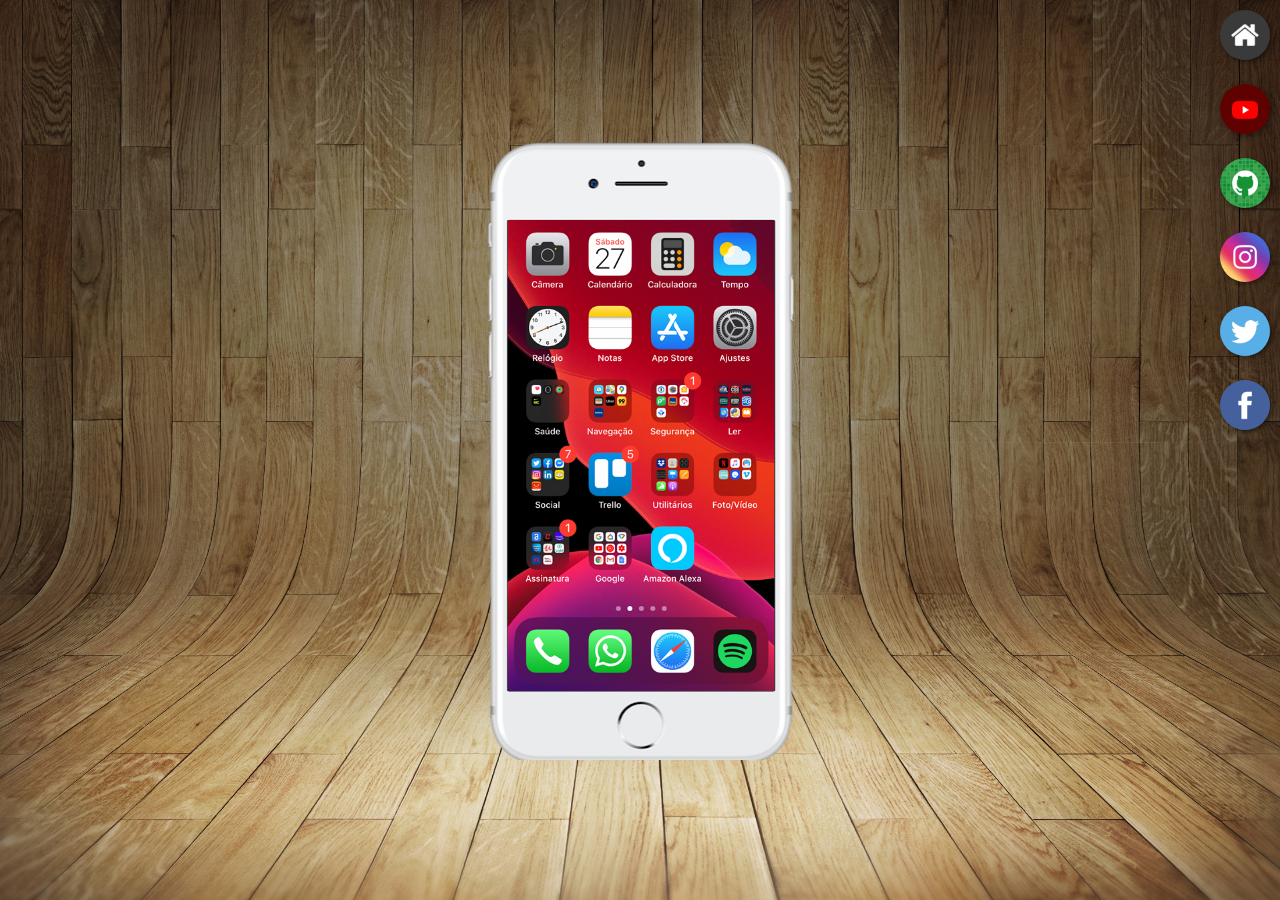
<file: index.html>
<!DOCTYPE html>
<html lang="pt-BR">
<head>
    <meta charset="UTF-8">
    <meta http-equiv="X-UA-Compatible" content="IE=edge">
    <meta name="viewport" content="width=device-width, initial-scale=1.0">
    <link rel="shortcut icon" href="favicon.ico" type="image/x-icon">
    <link rel="stylesheet" href="estilos/style.css">
    <title>Projeto Redes Sociais </title>
</head>
<body>
    <main>
        <section id="telefone">
            <iframe src="home.html" name="tela" id="tela" frameborder="0">
                Seu navegador não é compatível com isso
            </iframe>
        </section>
        <section id="redes-sociais">
            <a href="home.html" target="tela"><img src="imagens/logo-home.jpg" alt=""></a>  <br>
            <a href="youtube.html"  target="tela"><img src="imagens/logo-youtube.jpg" alt=""></a> <br>
            <a href="github.html" target="tela"><img src="imagens/logo-github.jpg" alt=""></a>  <br>
            <a href="instagram.html"  target="tela"><img src="imagens/logo-instagram.jpg" alt=""></a> <br>
            <a href="twitter.html" target="tela"><img src="imagens/logo-twitter.jpg" alt=""></a>  <br>
            <a href="facebook.html" target="tela"><img src="imagens/logo-facebook.jpg" alt=""></a>
        </section>
    </main>
</body>
</html>
</file>
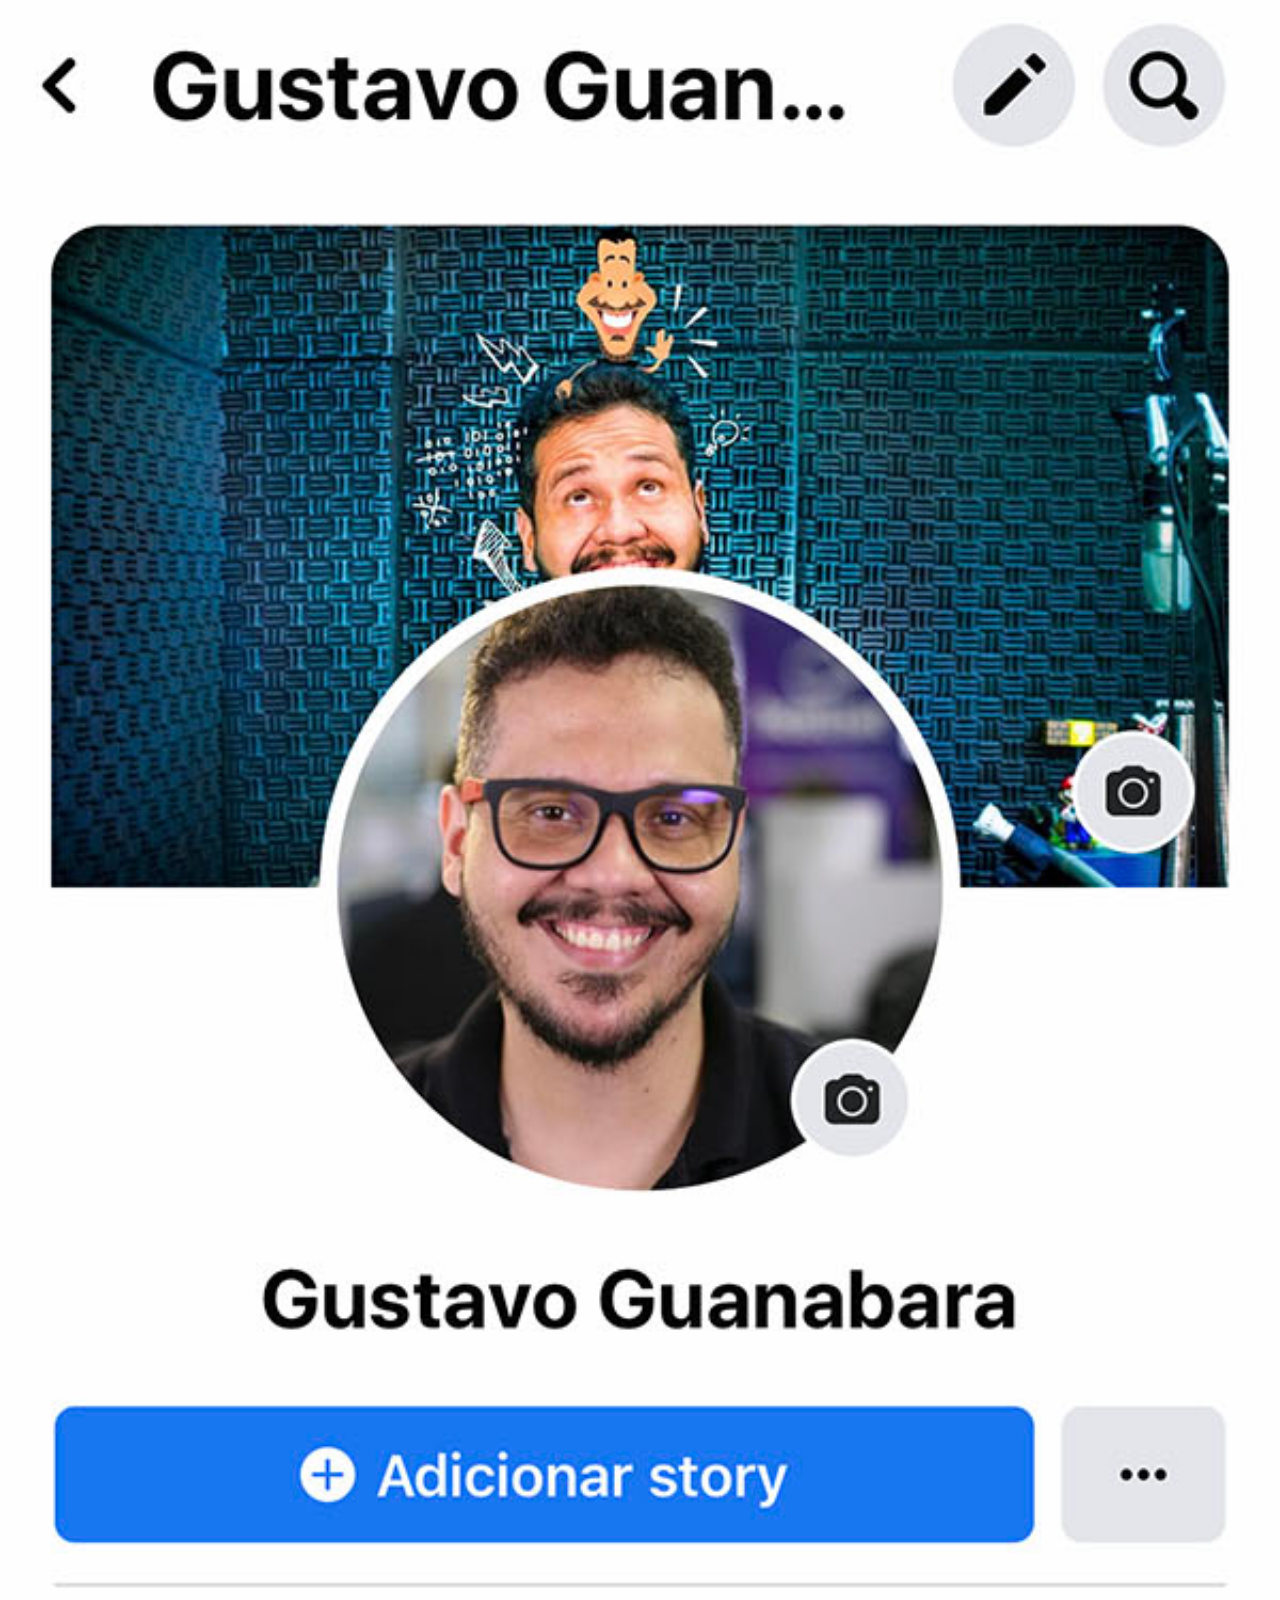
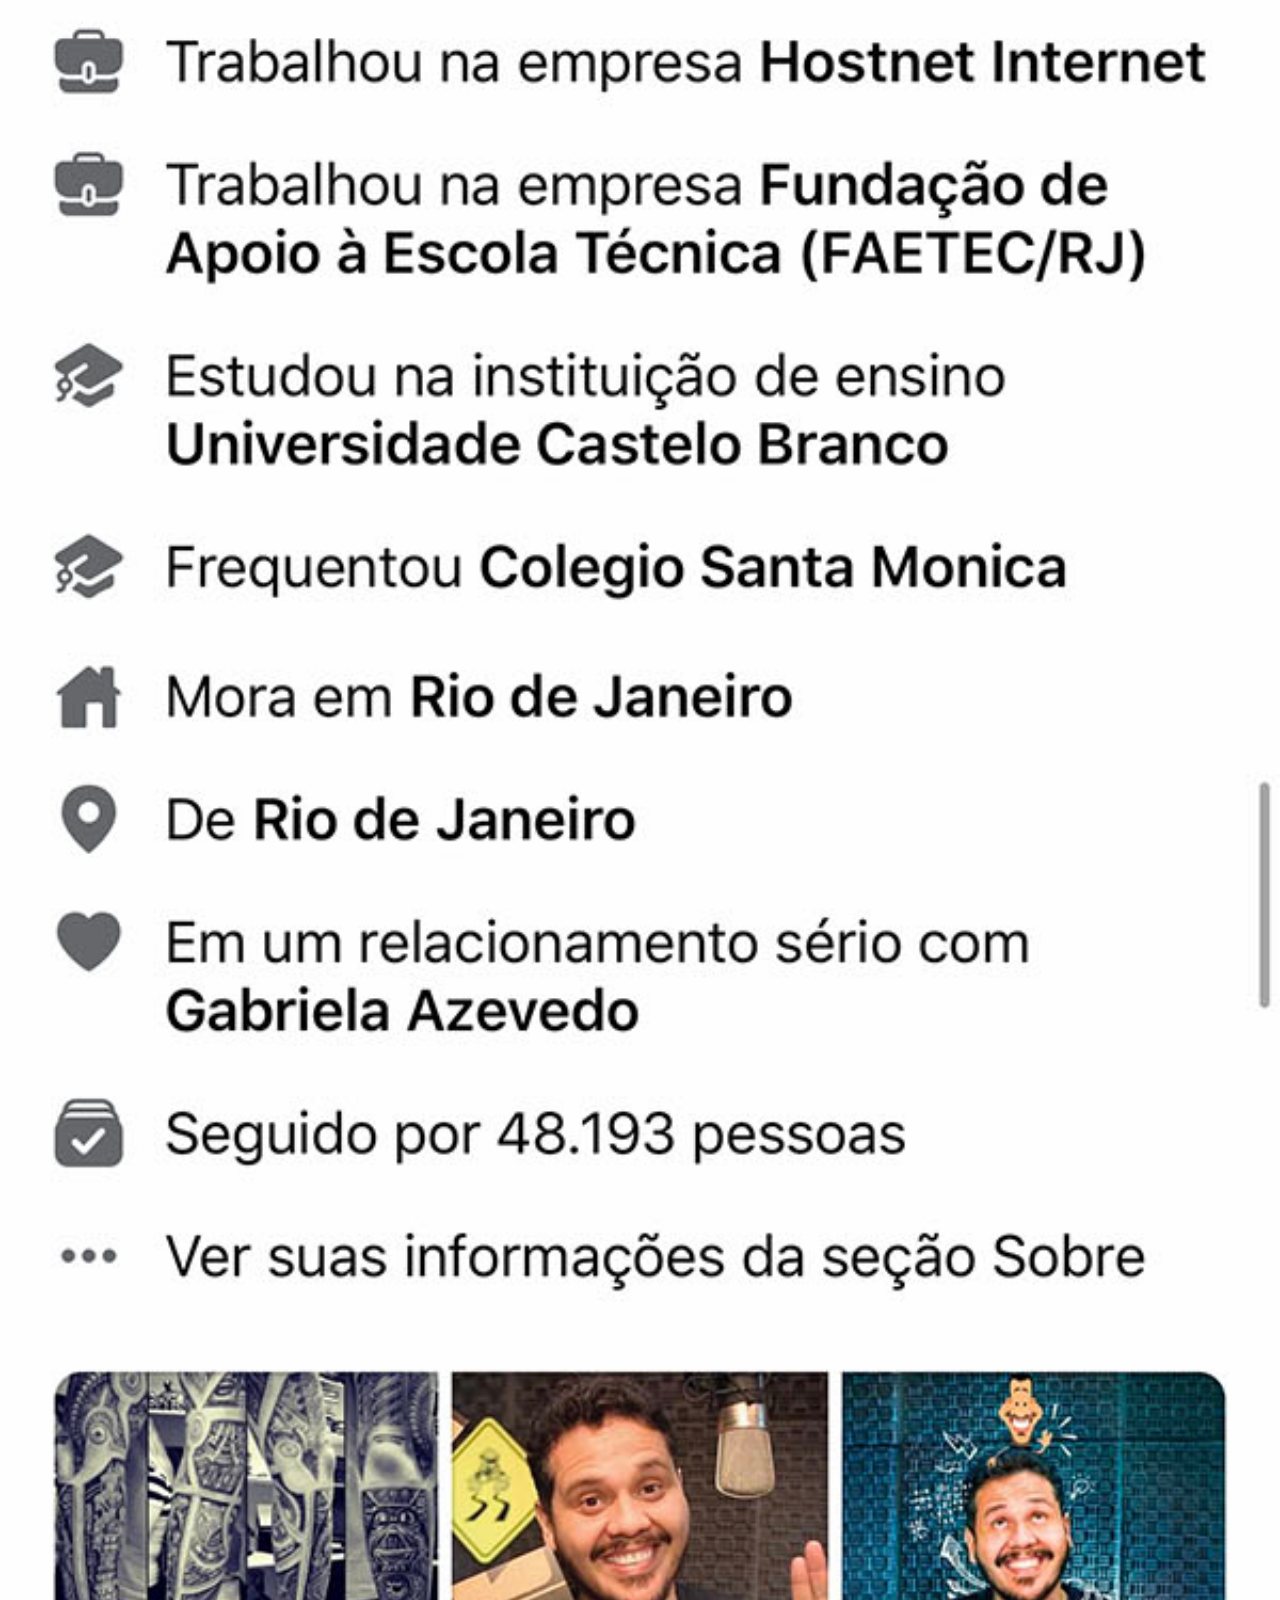
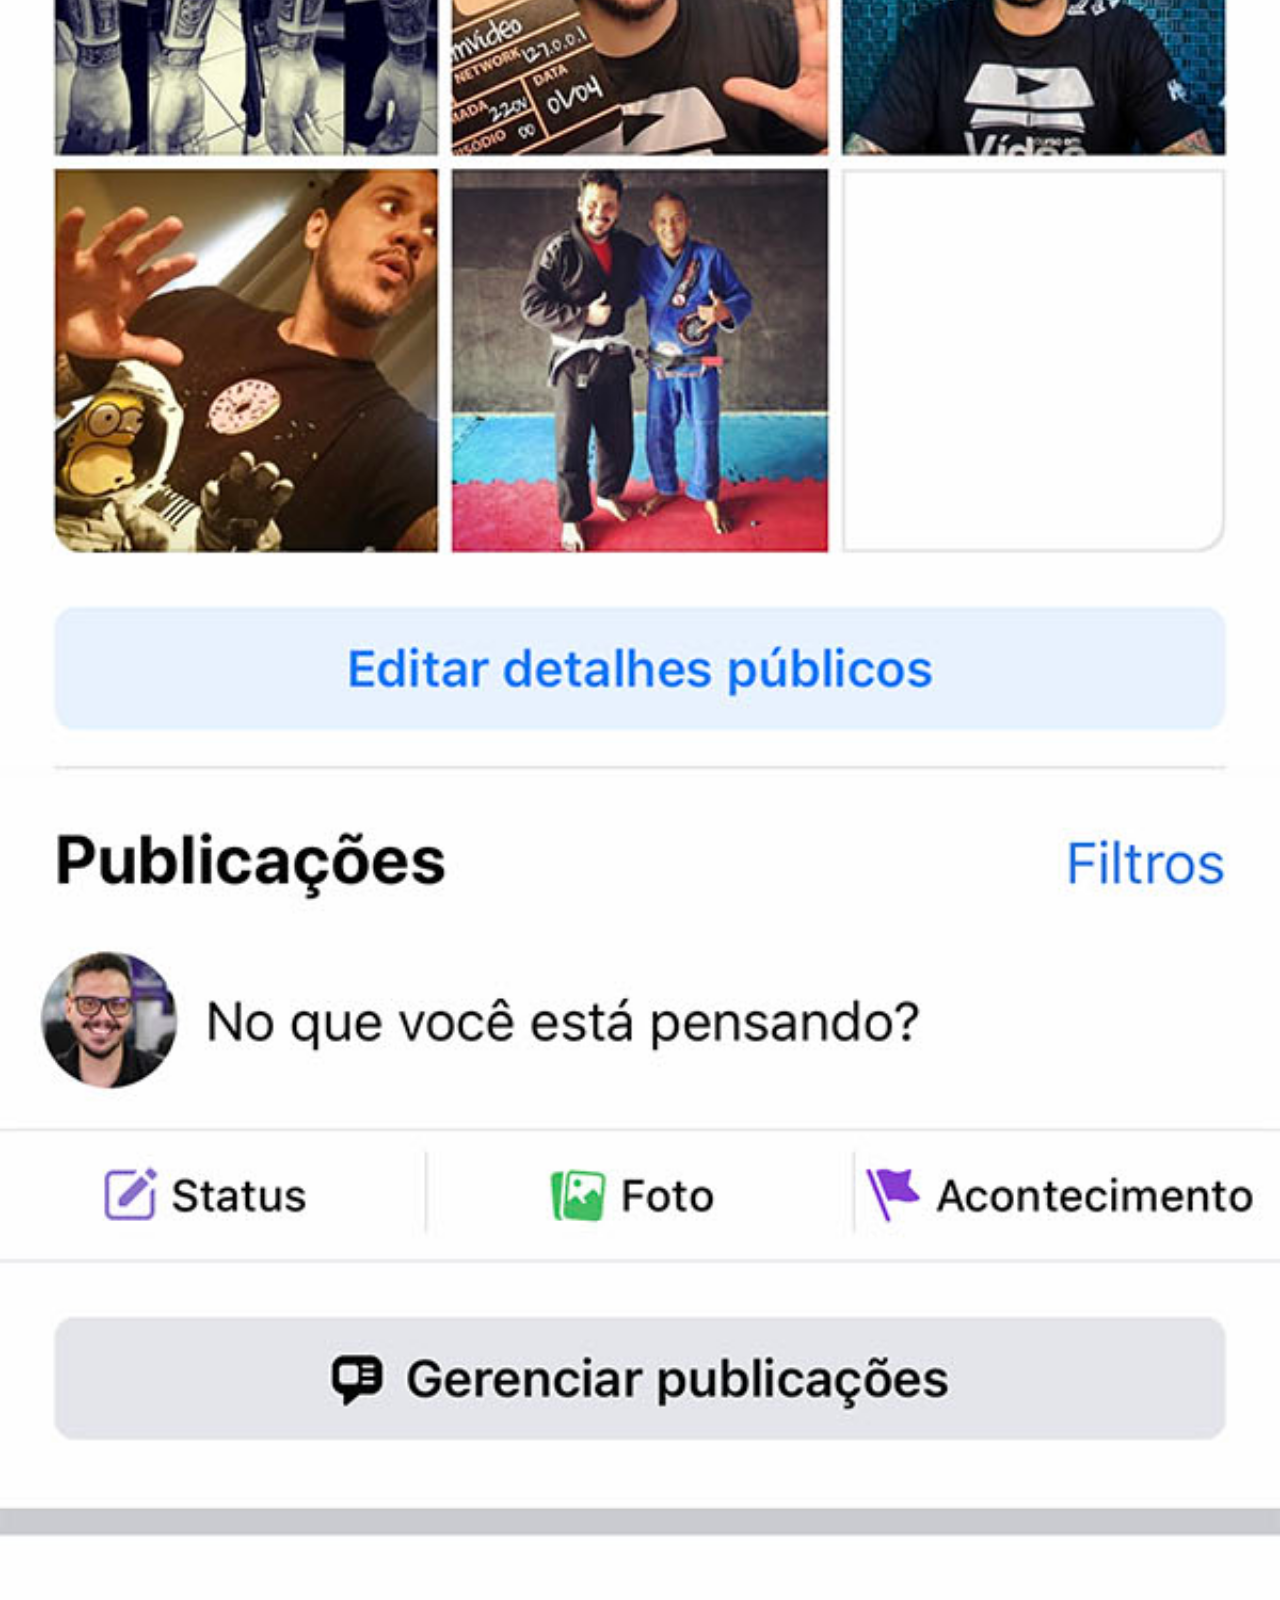
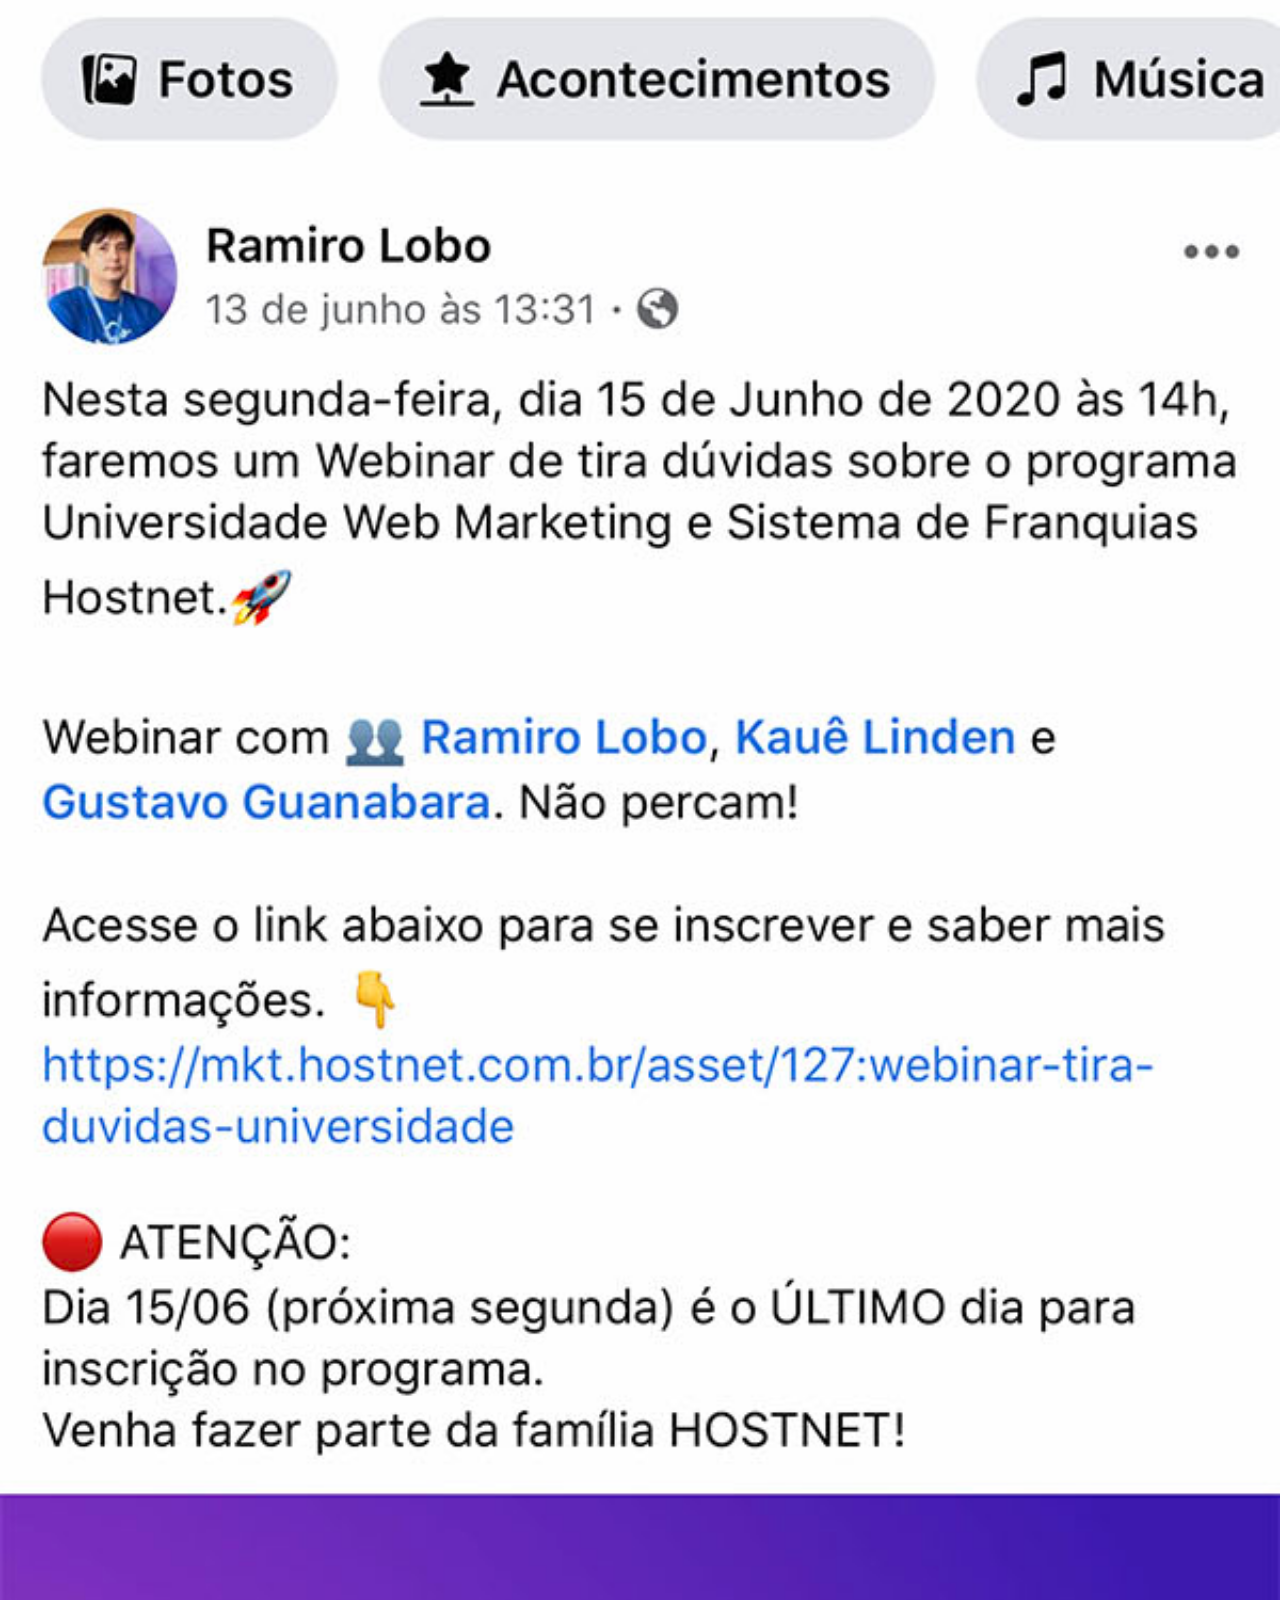
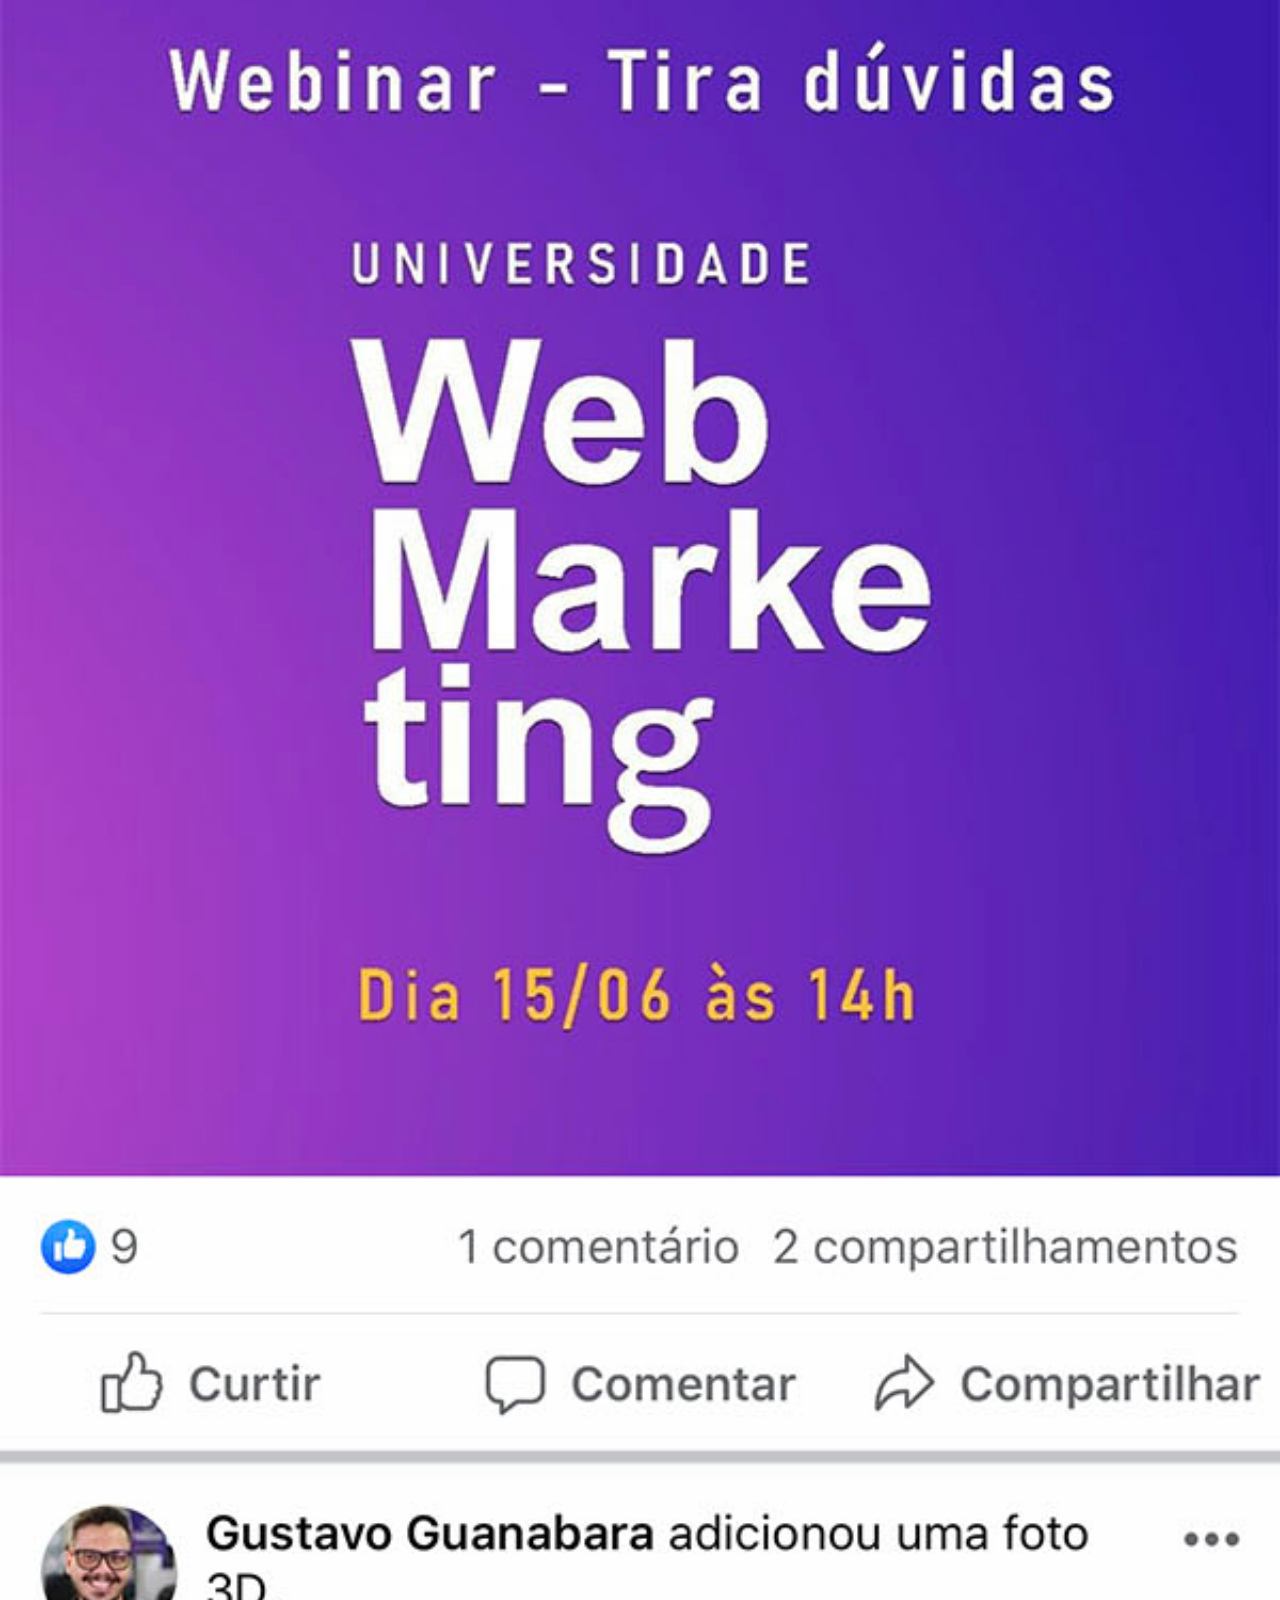
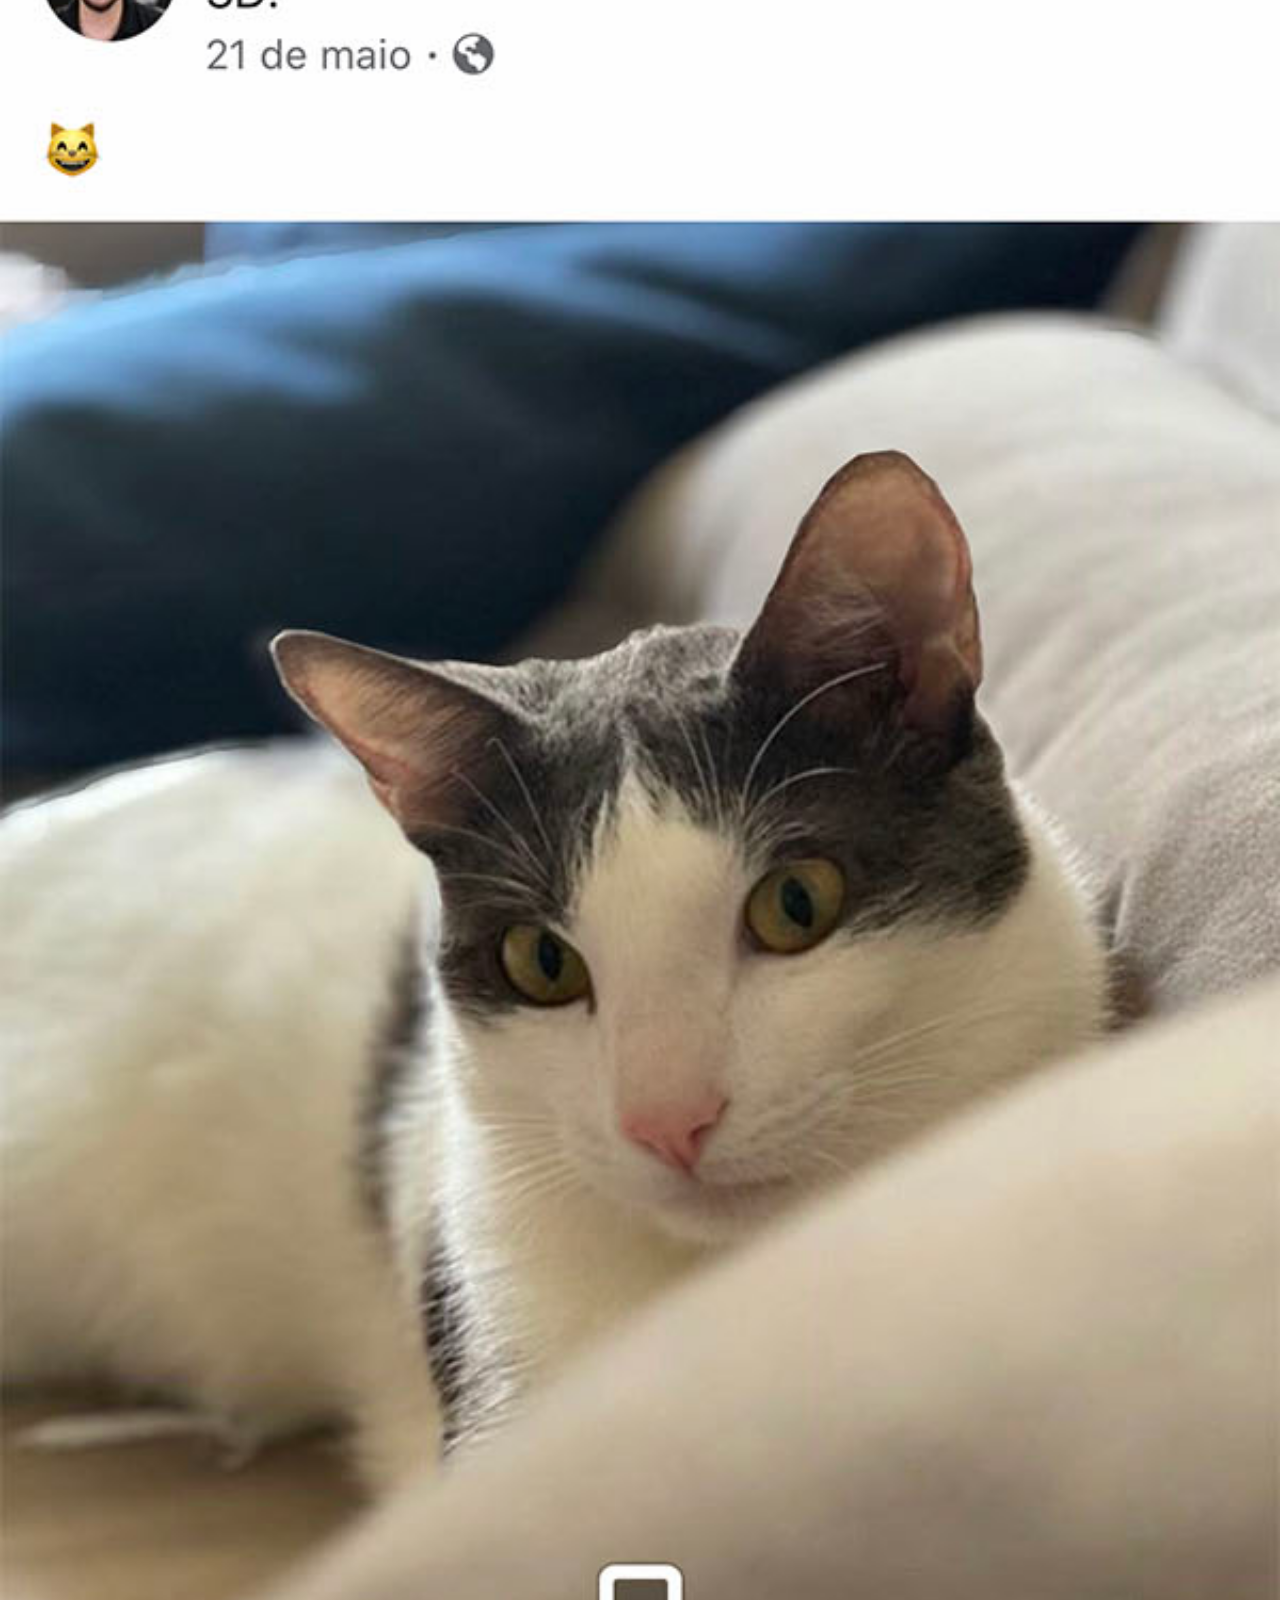
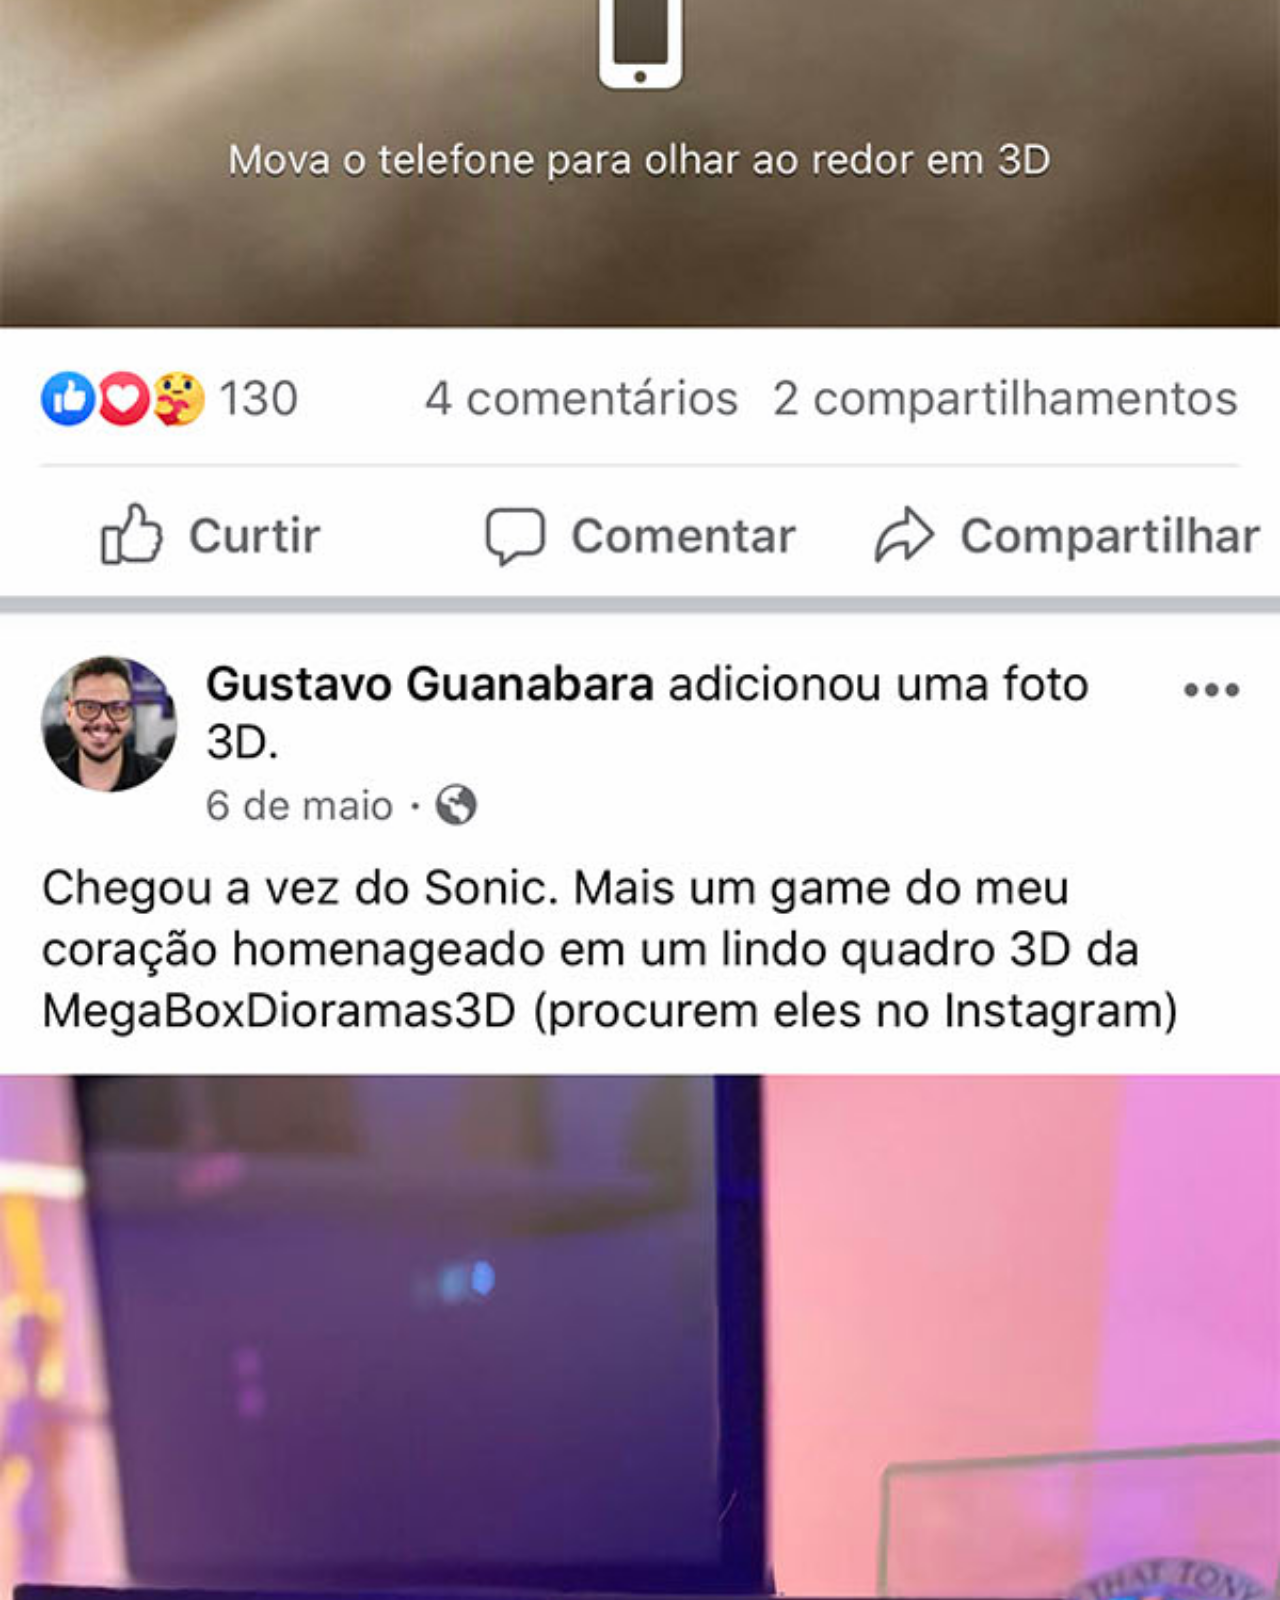
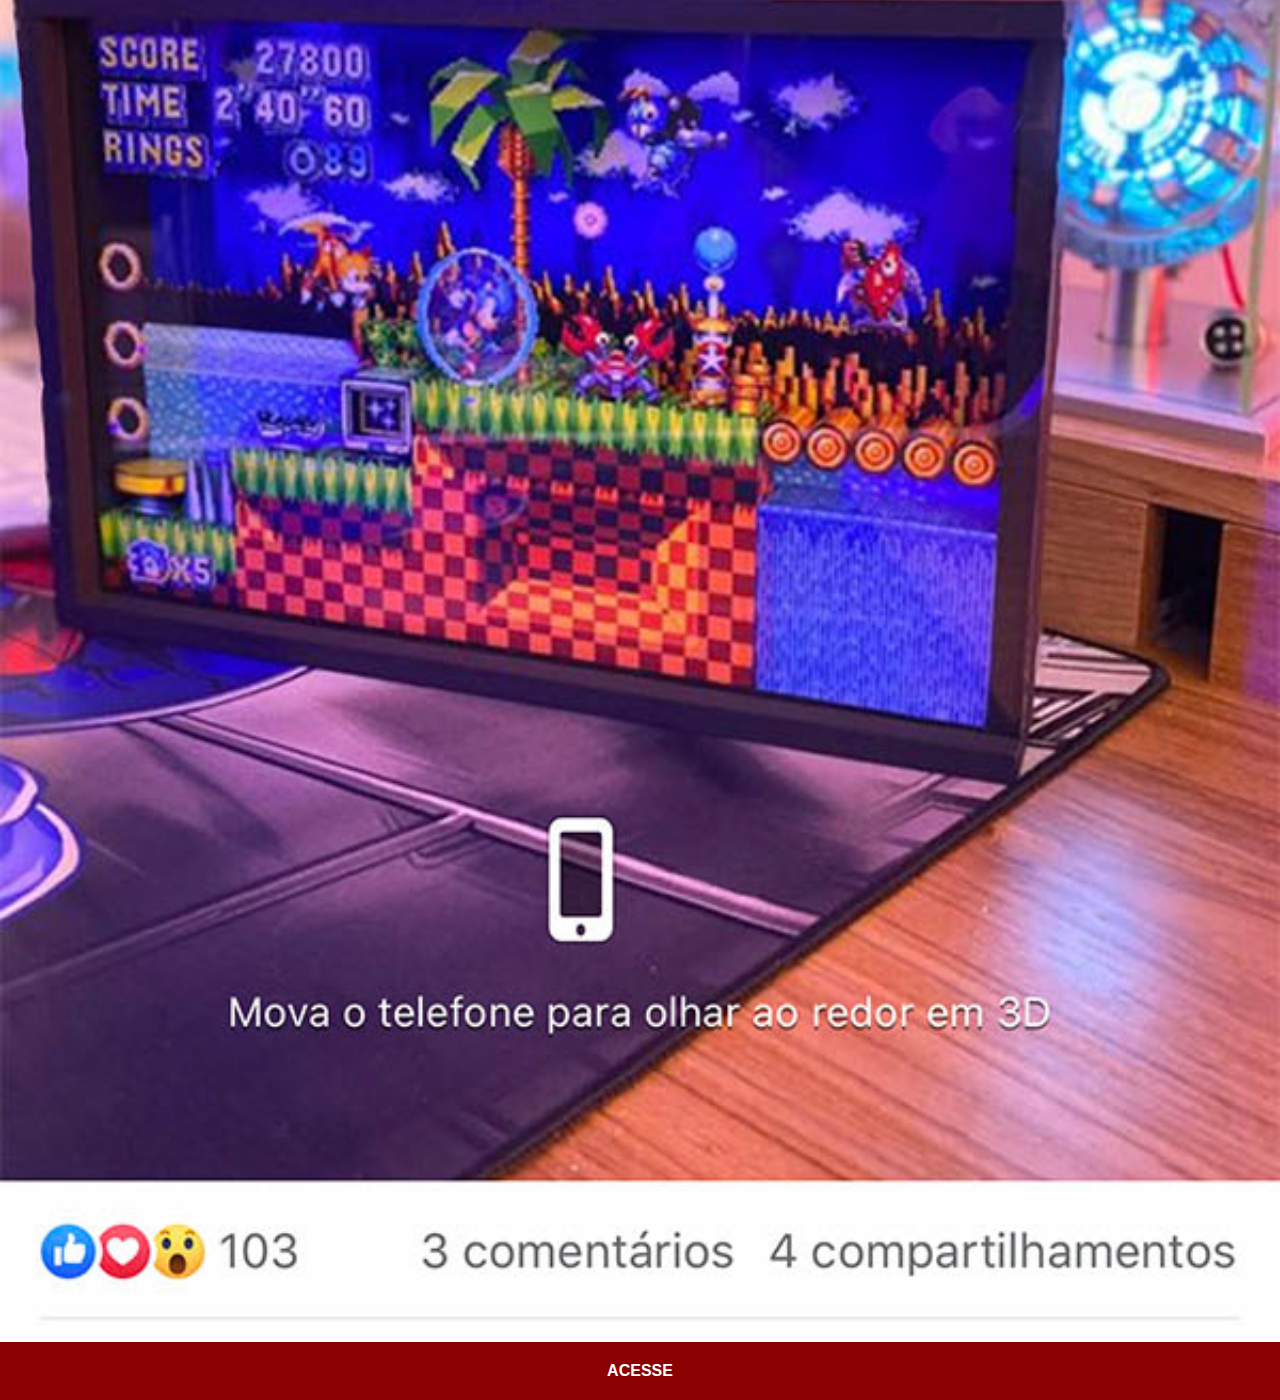
<file: facebook.html>
<!DOCTYPE html>
<html lang="pt-BR">
<head>
    <meta charset="UTF-8">
    <meta http-equiv="X-UA-Compatible" content="IE=edge">
    <meta name="viewport" content="width=device-width, initial-scale=1.0">
    <title>Facebook</title>
    <link rel="stylesheet" href="estilos/social.css">
</head>
<body>
    <img src="imagens/tela-facebook.jpg" alt="Facebook">
    <a href="https://www.facebook.com/gustavoguanabara" target="_blank">ACESSE</a>
</body>
</html>
</file>
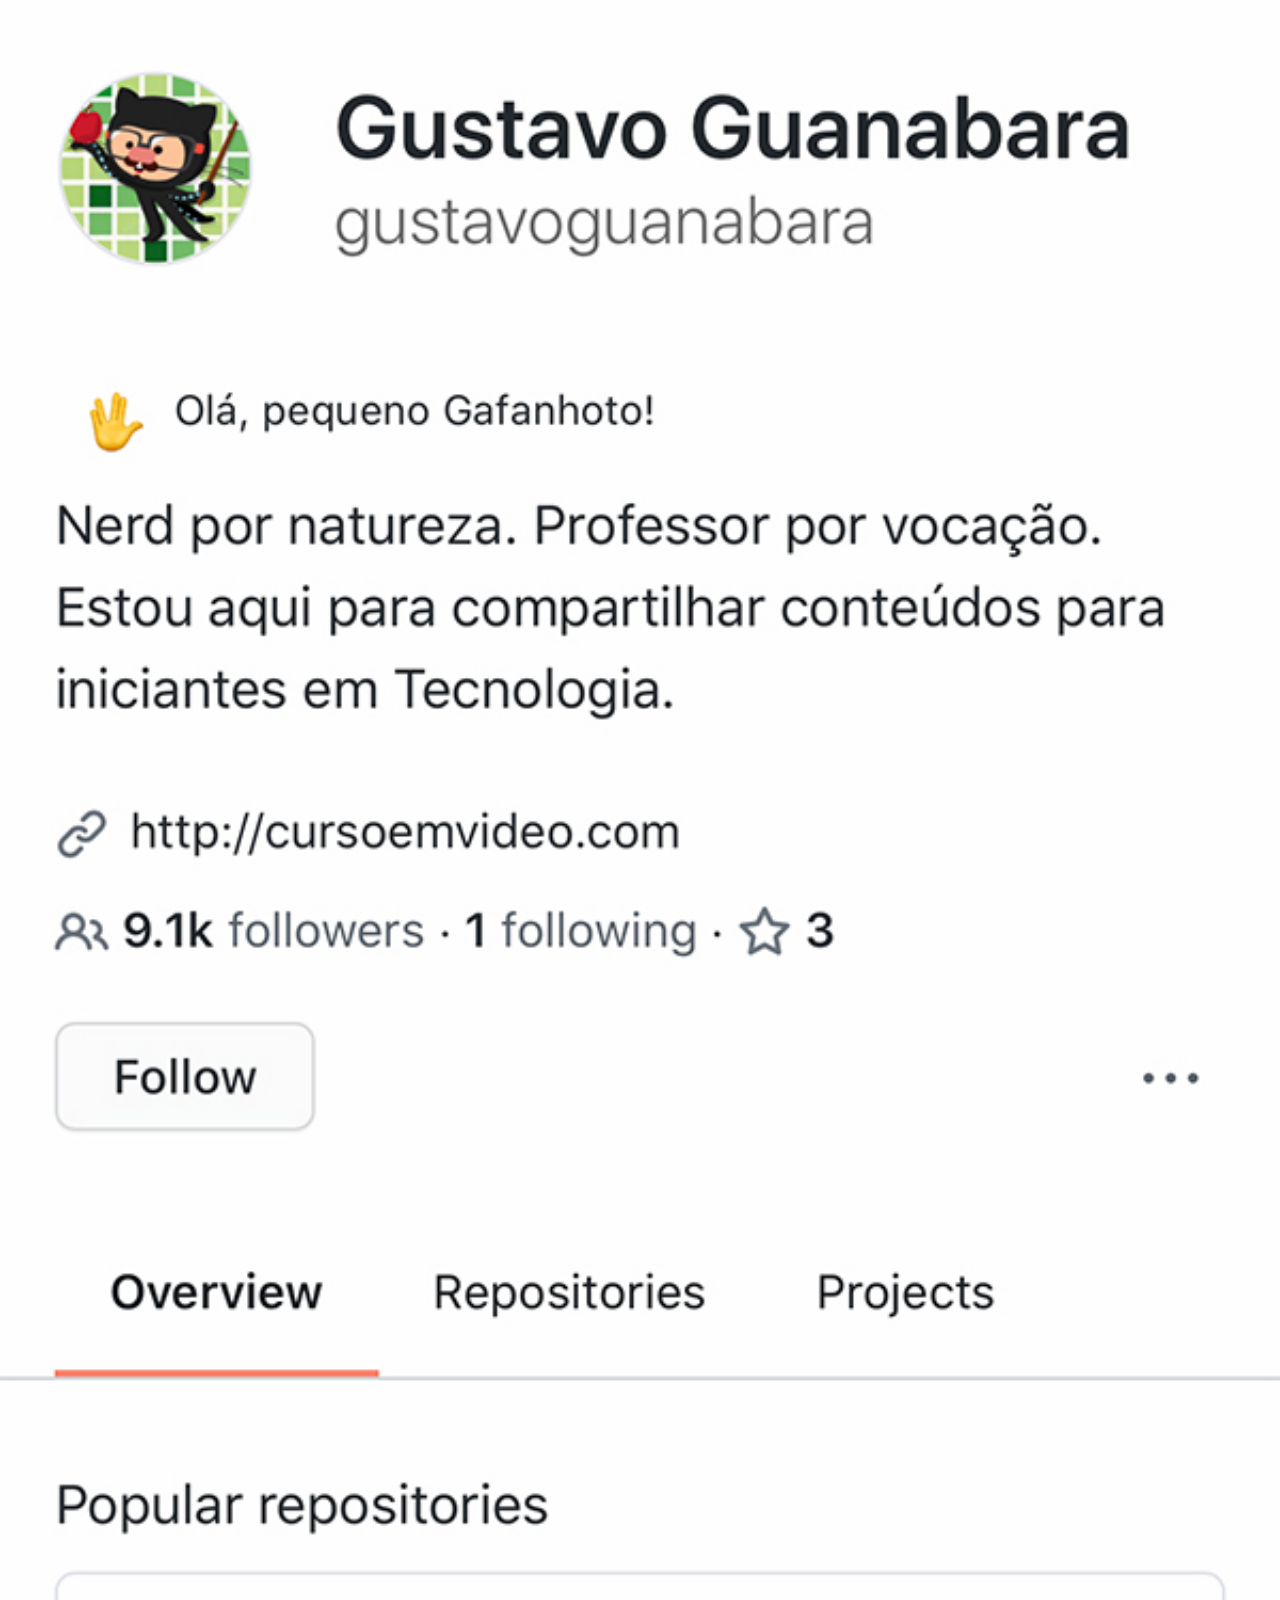
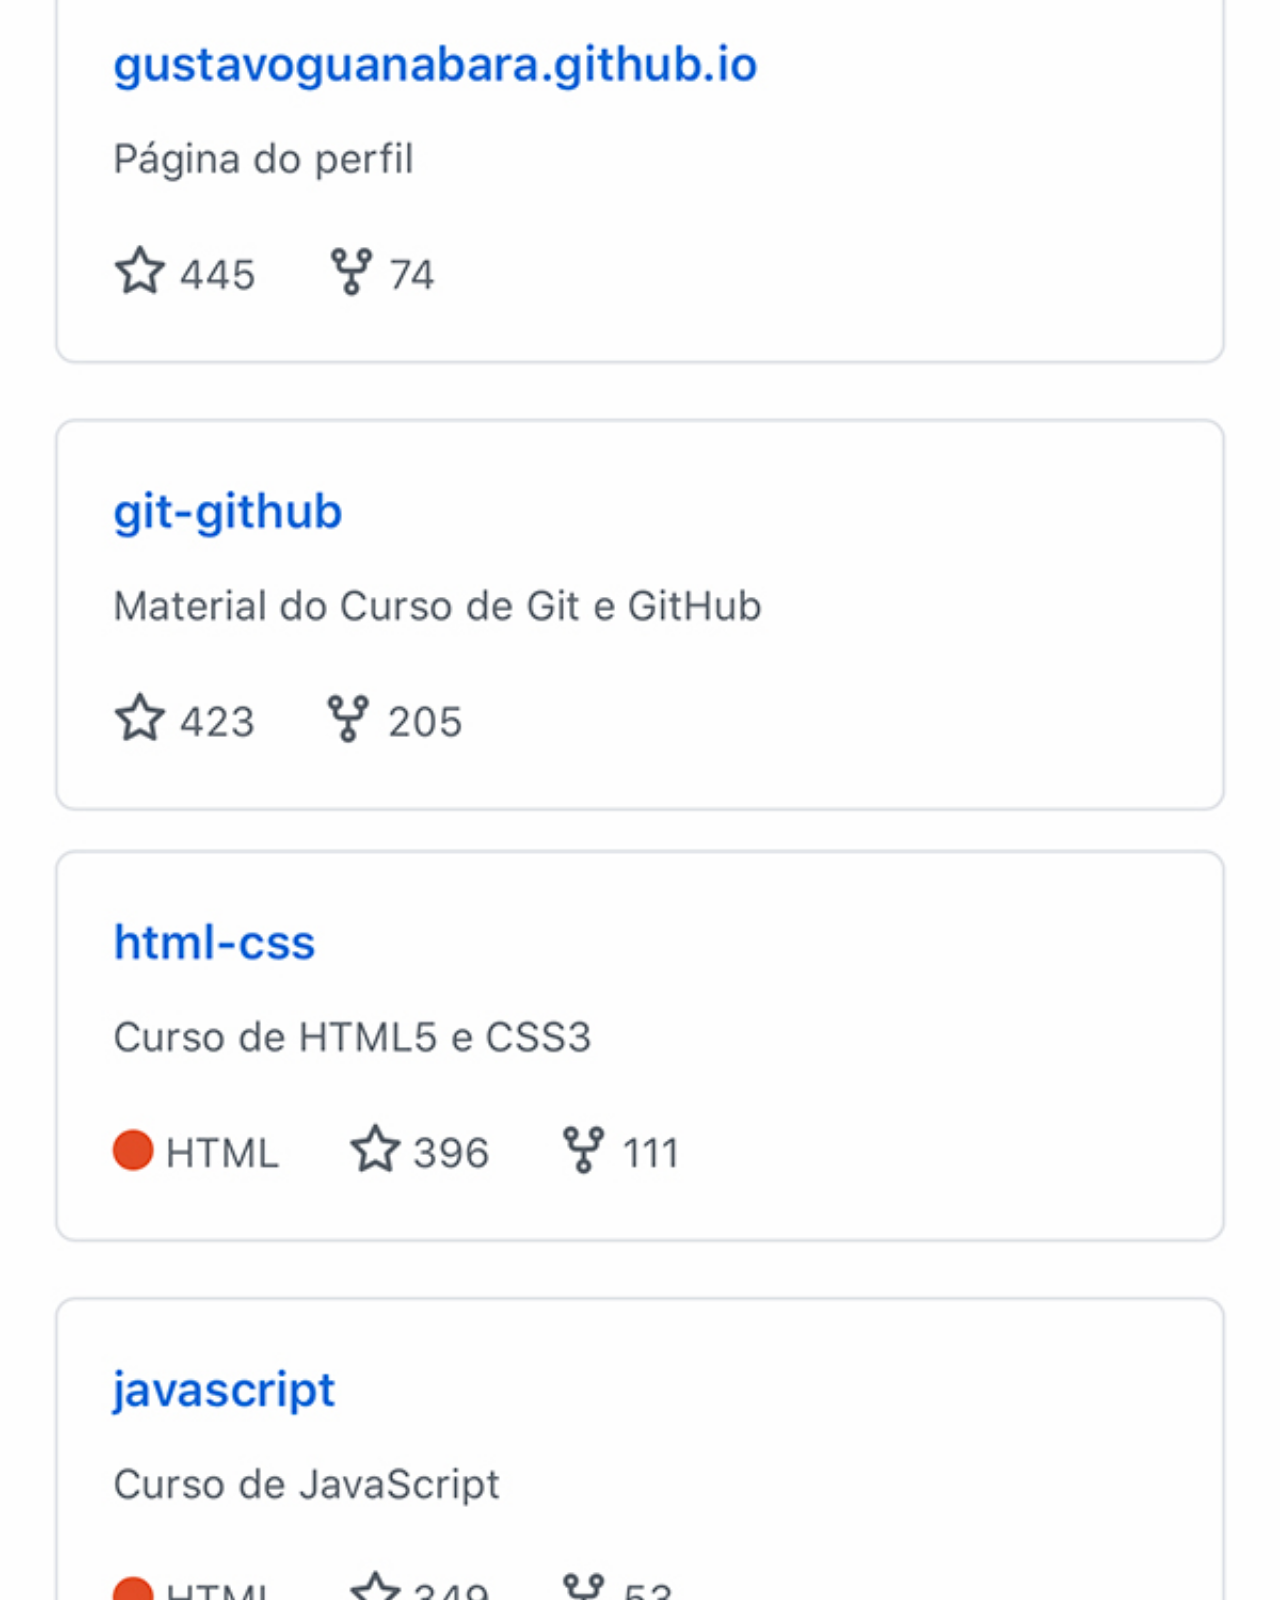
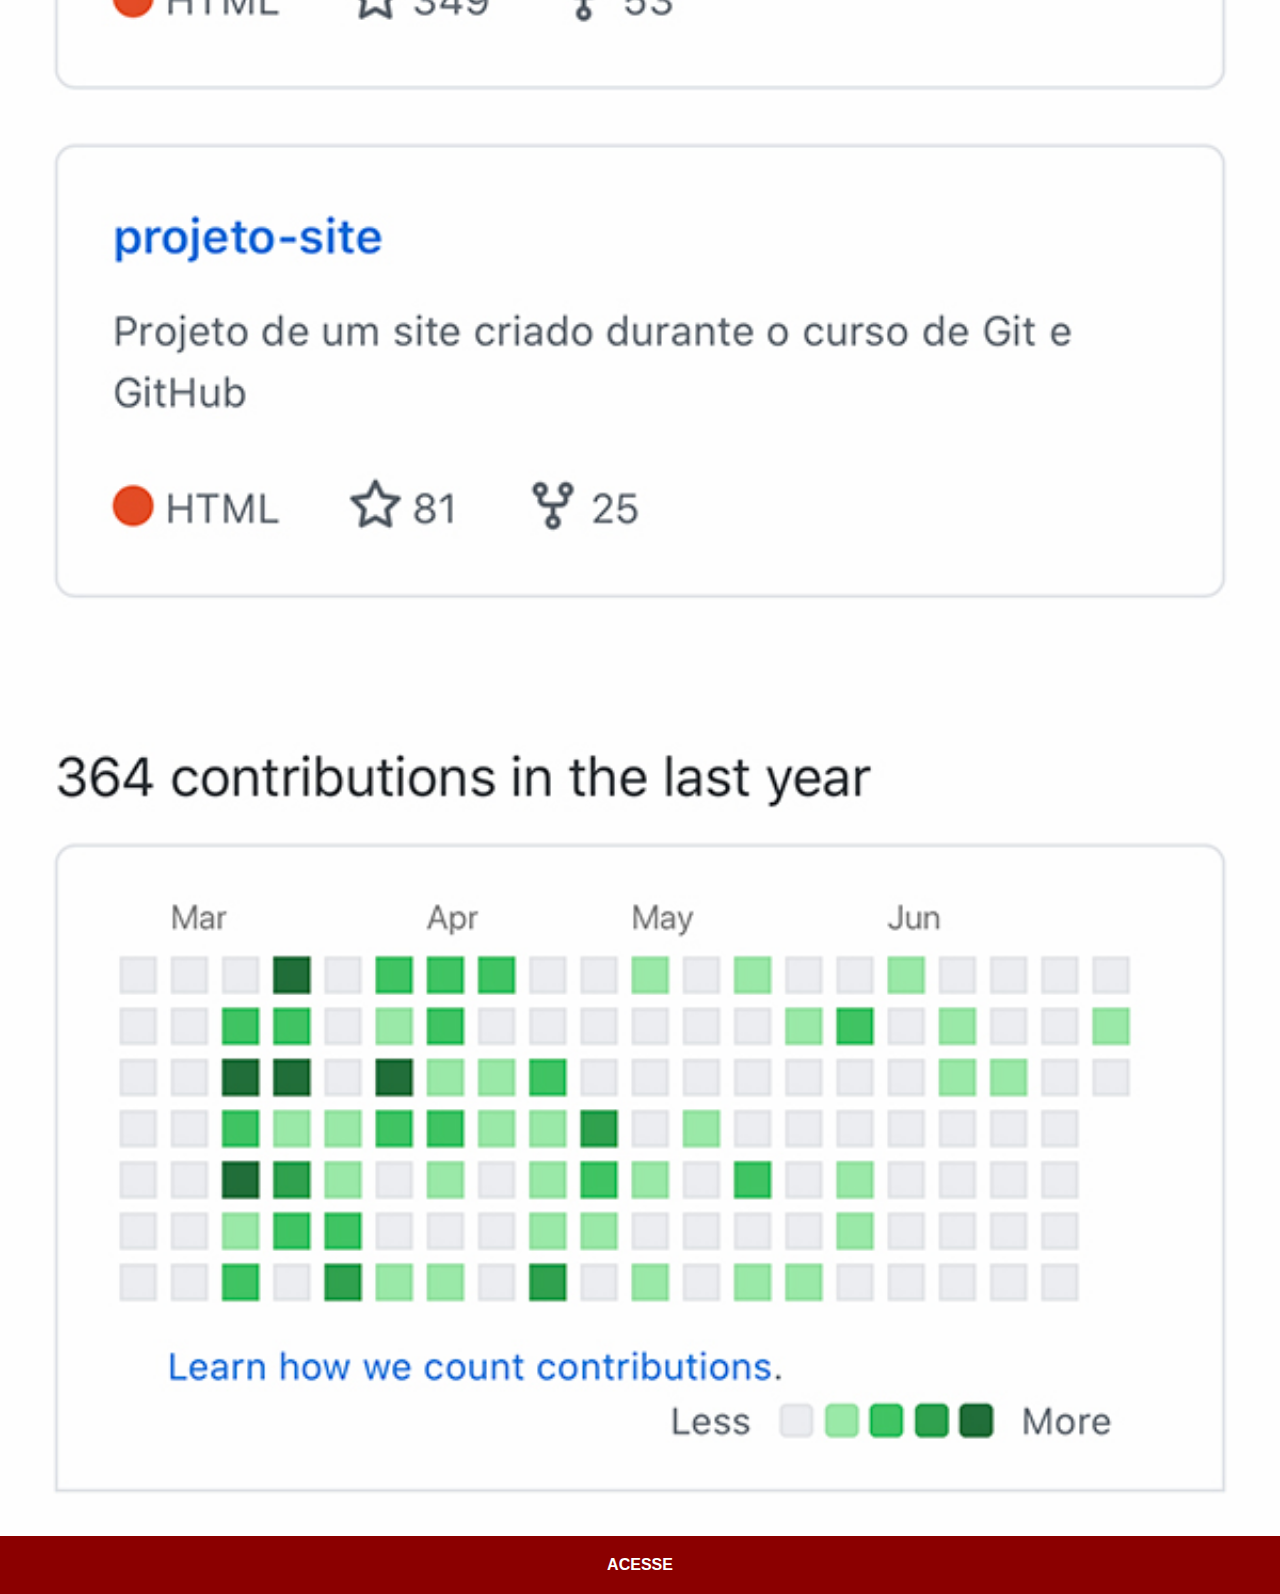
<file: github.html>
<!DOCTYPE html>
<html lang="pt-BR">
<head>
    <meta charset="UTF-8">
    <meta http-equiv="X-UA-Compatible" content="IE=edge">
    <meta name="viewport" content="width=device-width, initial-scale=1.0">
    <title>GitHub</title>
    <link rel="stylesheet" href="estilos/social.css">
</head>
<body>
    <img src="imagens/tela-github.jpg" alt="GitHub">
    <a href="https://github.com/professorguanabara" target="_blank">ACESSE</a>
</body>
</html>
</file>
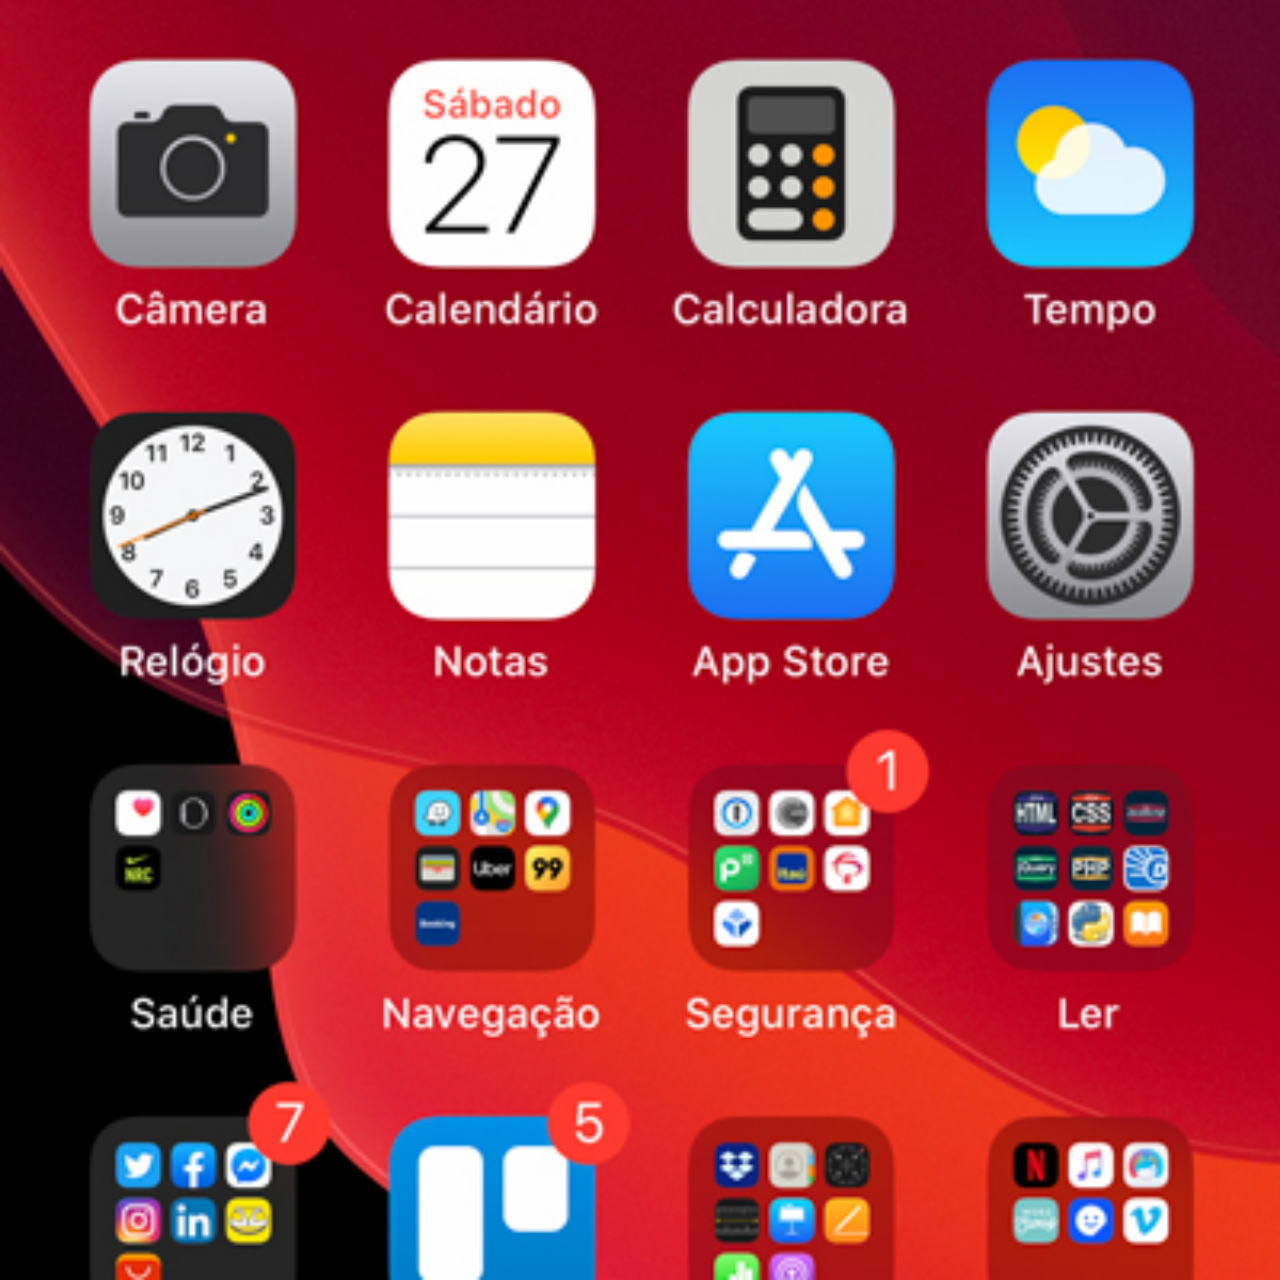
<file: home.html>
<!DOCTYPE html>
<html lang="pt-BR">
<head>
    <meta charset="UTF-8">
    <meta http-equiv="X-UA-Compatible" content="IE=edge">
    <meta name="viewport" content="width=device-width, initial-scale=1.0">
    <title>Home</title>
</head>
<style>
    * {
        margin: 0px;
        padding: 0px;
    }

    body {
        width: 100vw;
        height: 100vw;
        background: black url(imagens/tela-home.jpg) no-repeat top center;
        background-size: cover;
        
    }
</style>
<body>
    
</body>
</html>
</file>
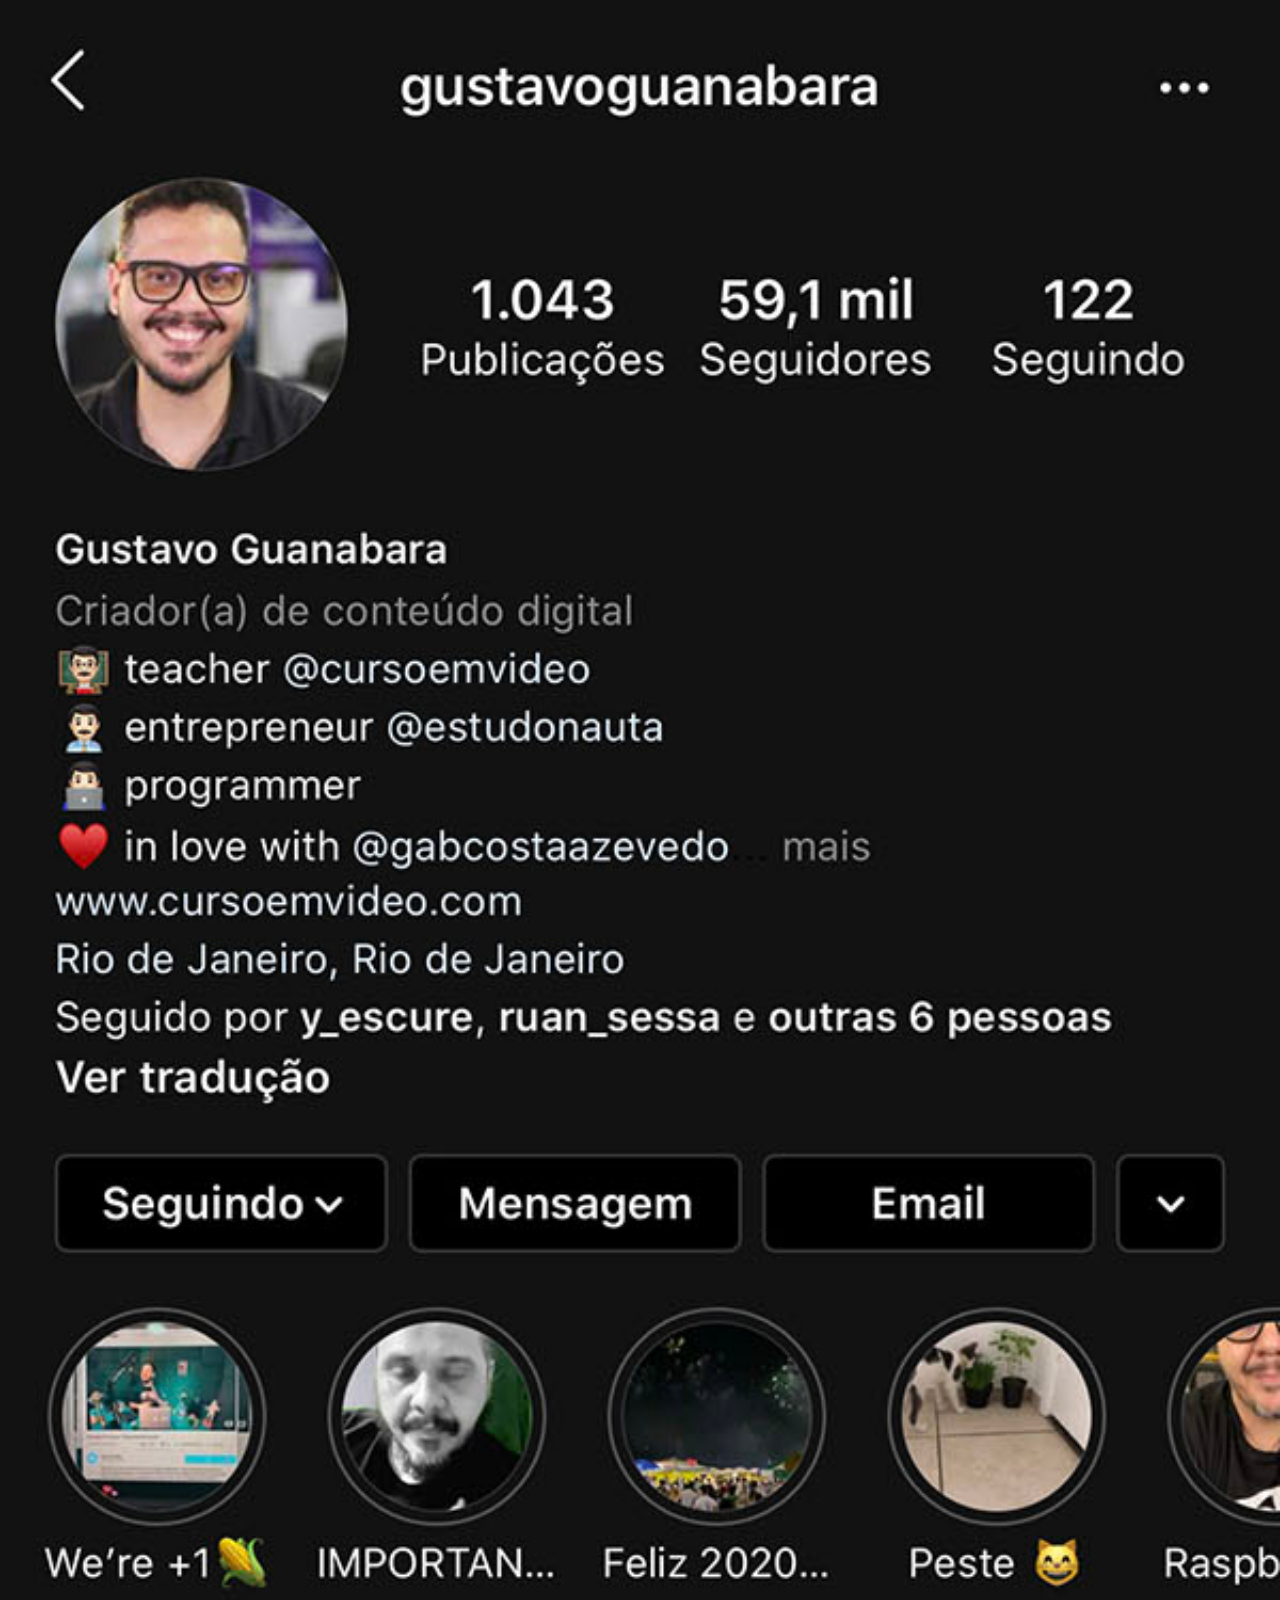
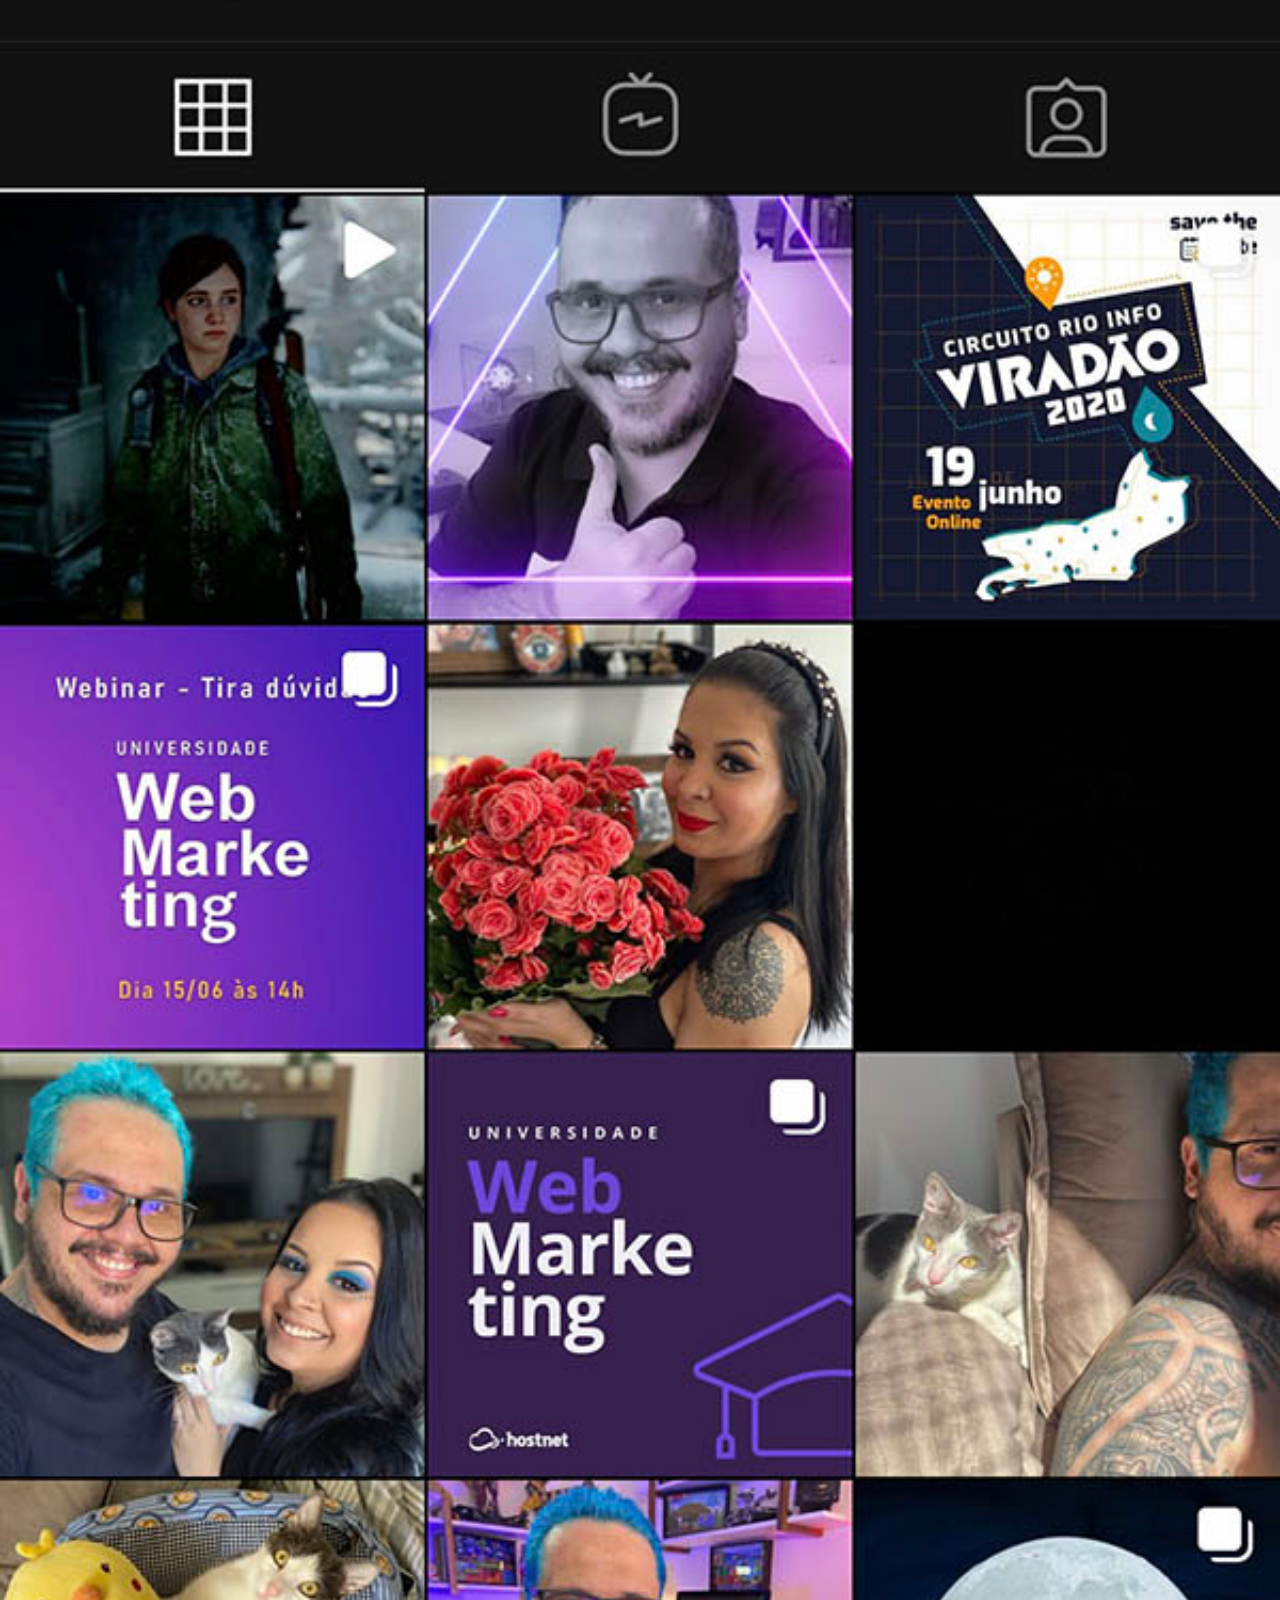
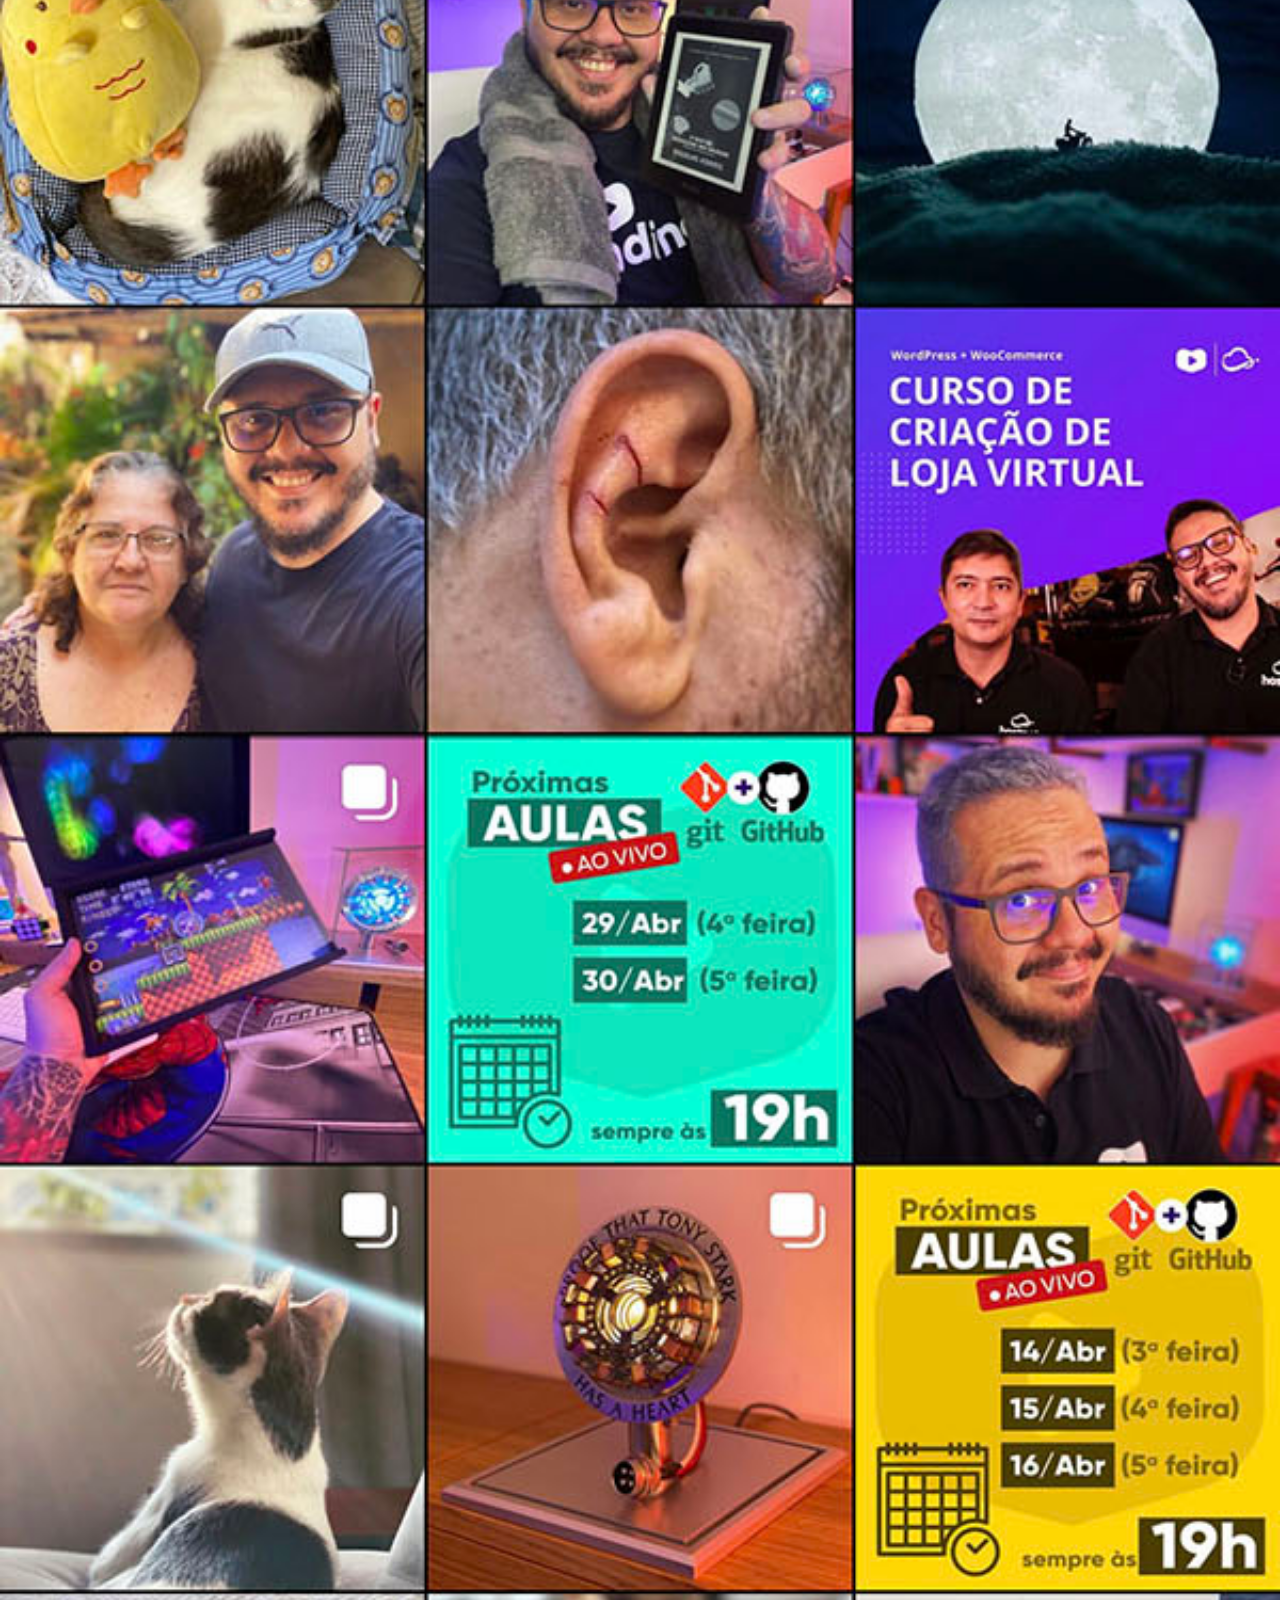
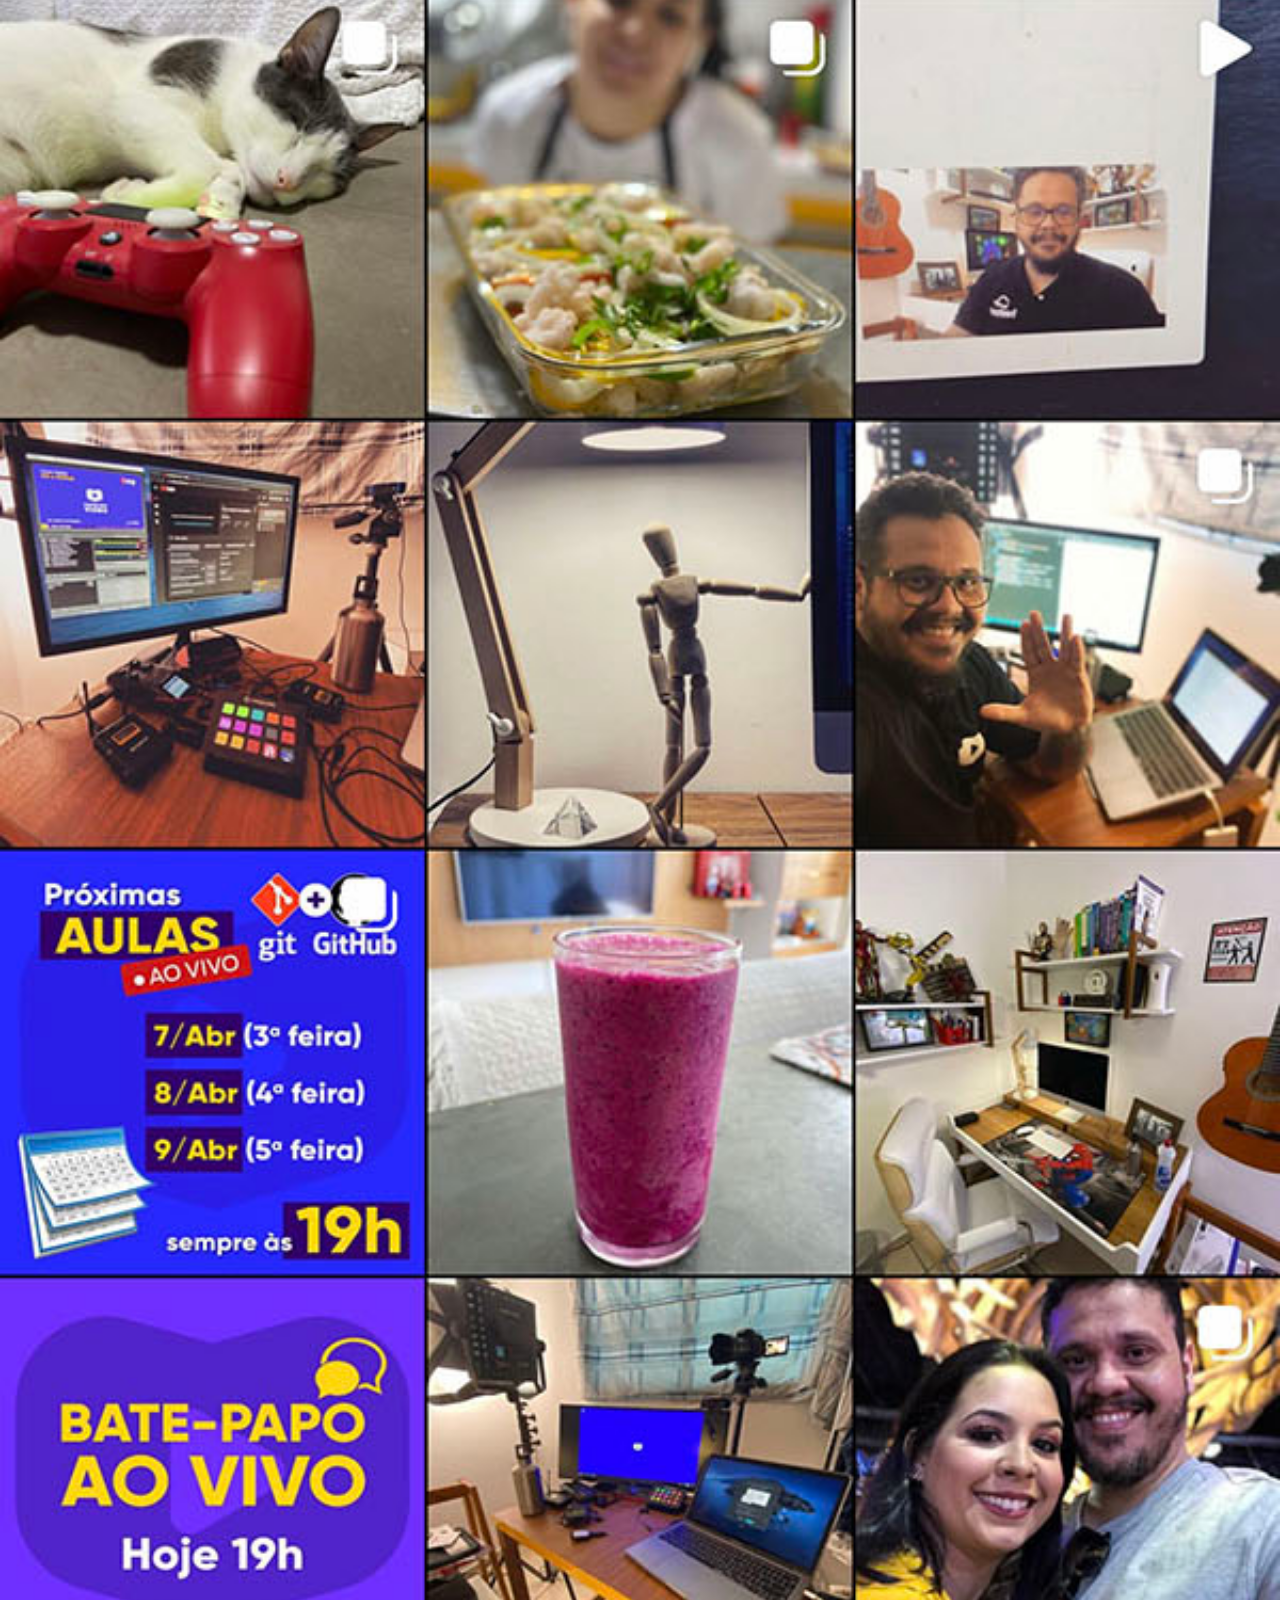
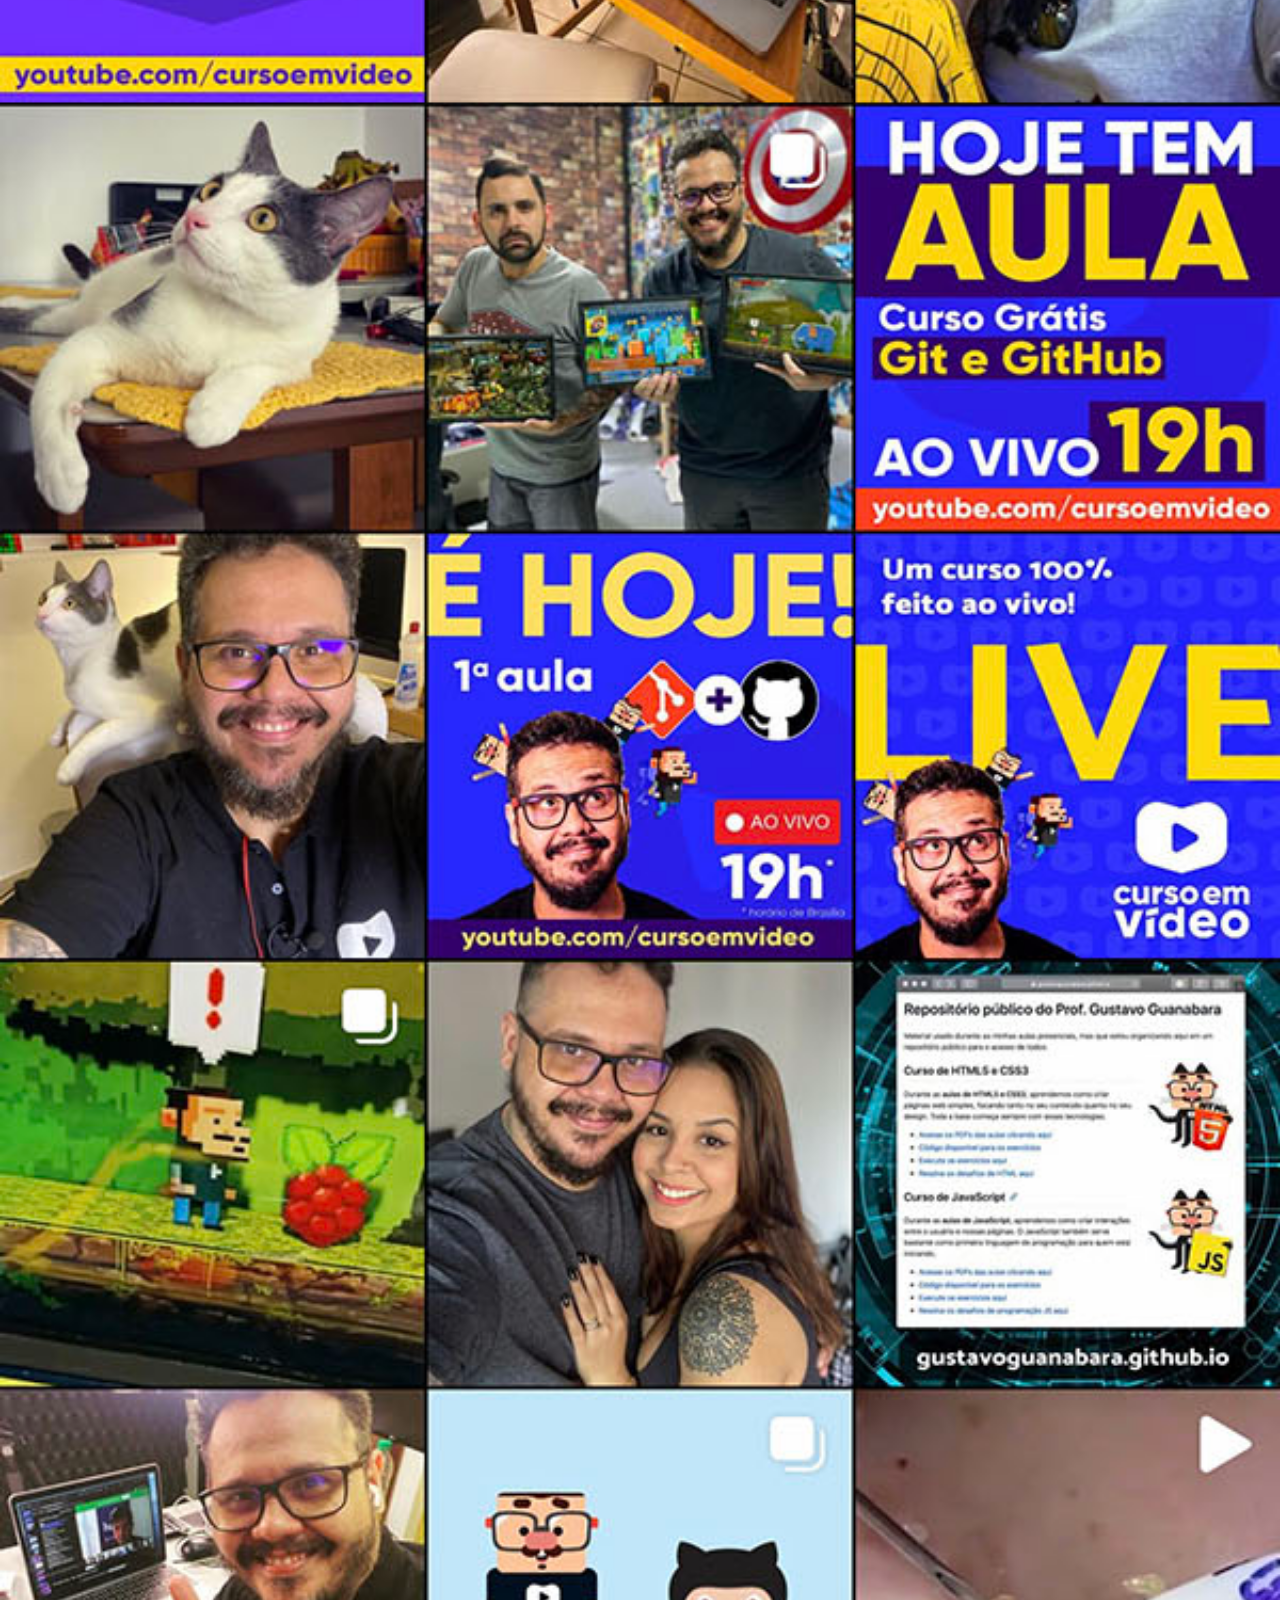
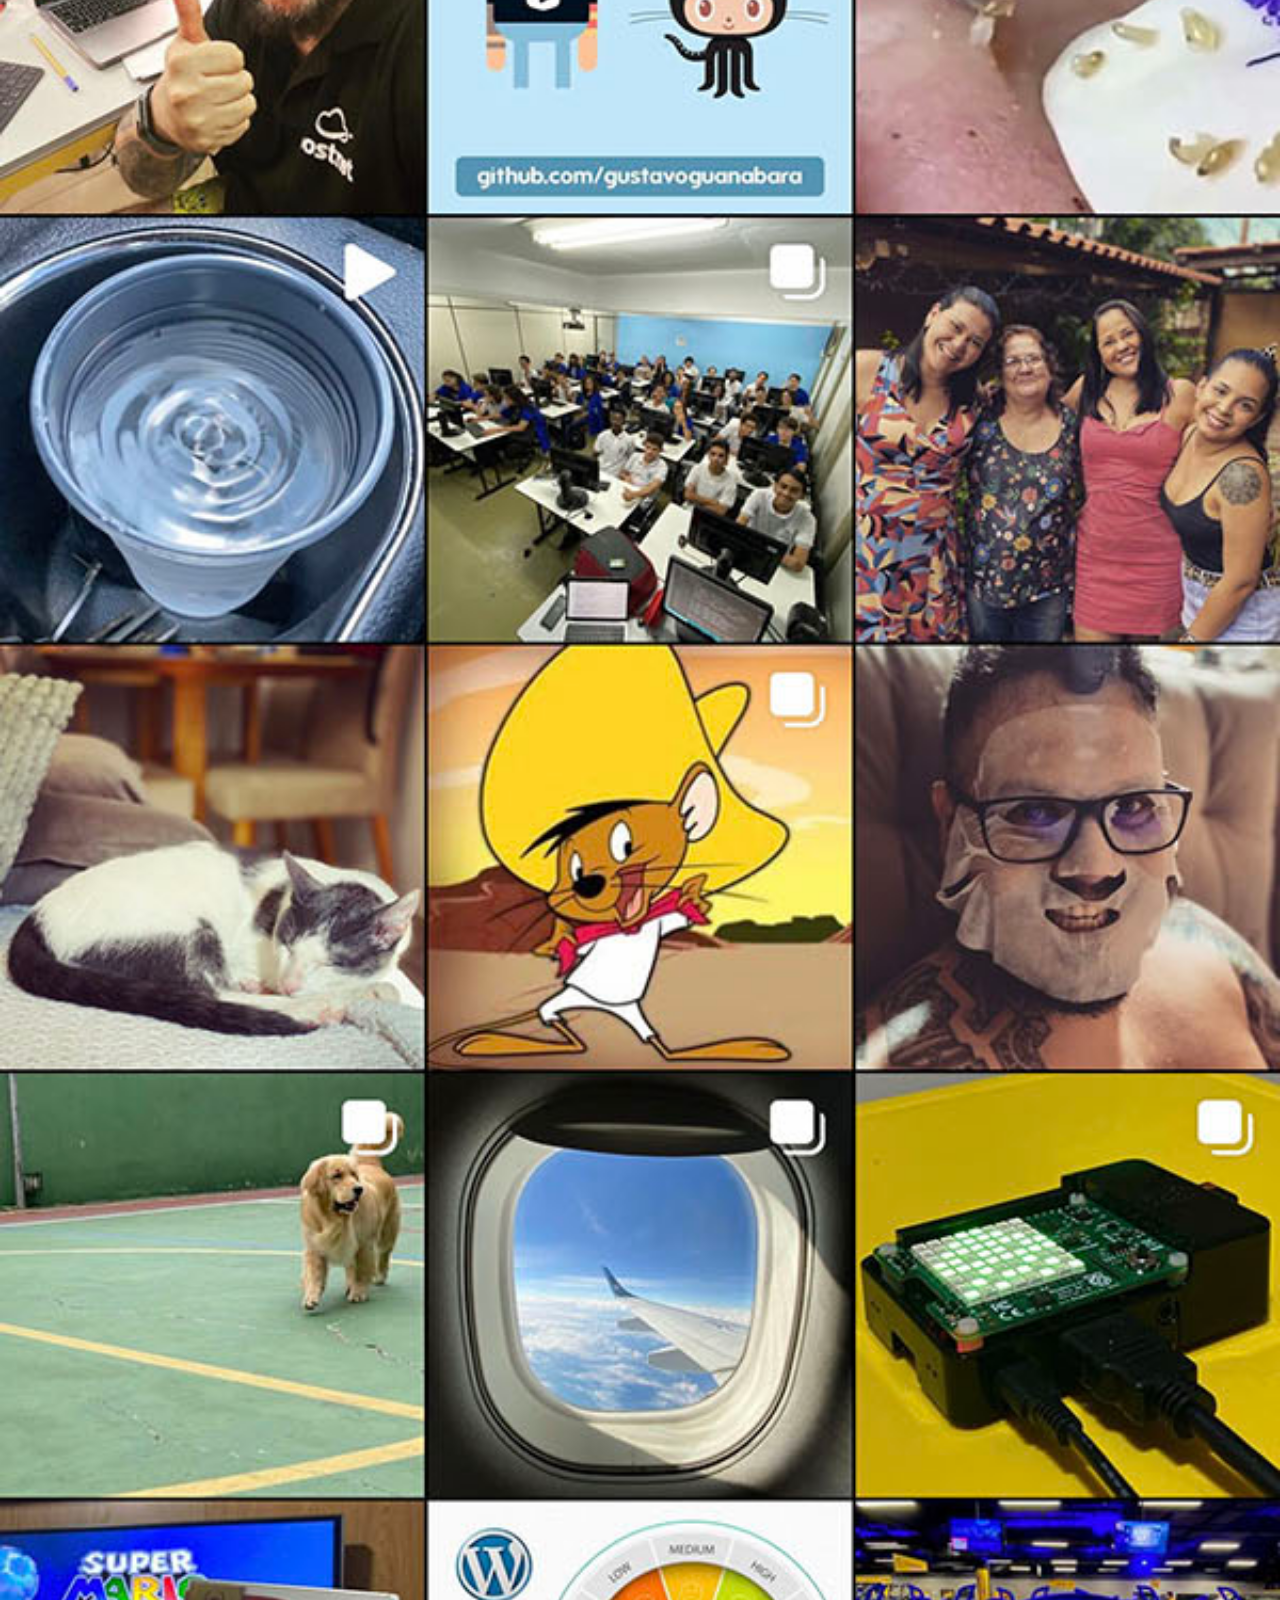
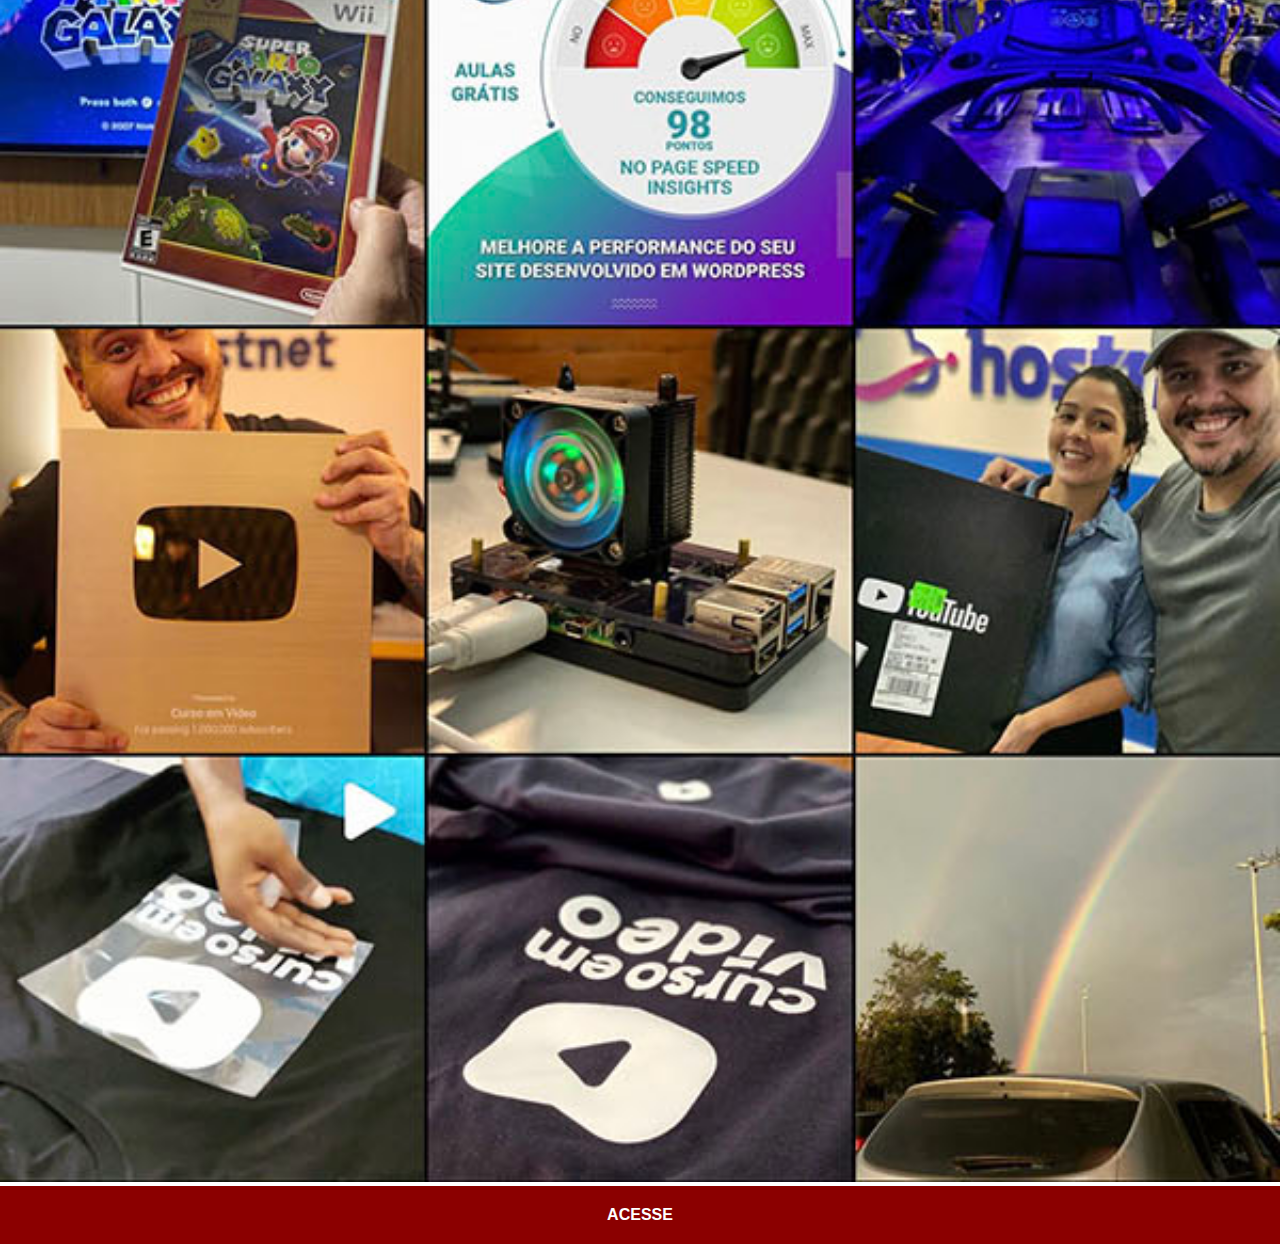
<file: instagram.html>
<!DOCTYPE html>
<html lang="pt-BR">
<head>
    <meta charset="UTF-8">
    <meta http-equiv="X-UA-Compatible" content="IE=edge">
    <meta name="viewport" content="width=device-width, initial-scale=1.0">
    <title>Instagram</title>
    <link rel="stylesheet" href="estilos/social.css">
</head>
<body>
    <img src="imagens/tela-instagram.jpg" alt="Instagram">
    <a href="https://www.instagram.com/gustavoguanabara/" target="_blank">ACESSE</a>
</body>
</html>
</file>
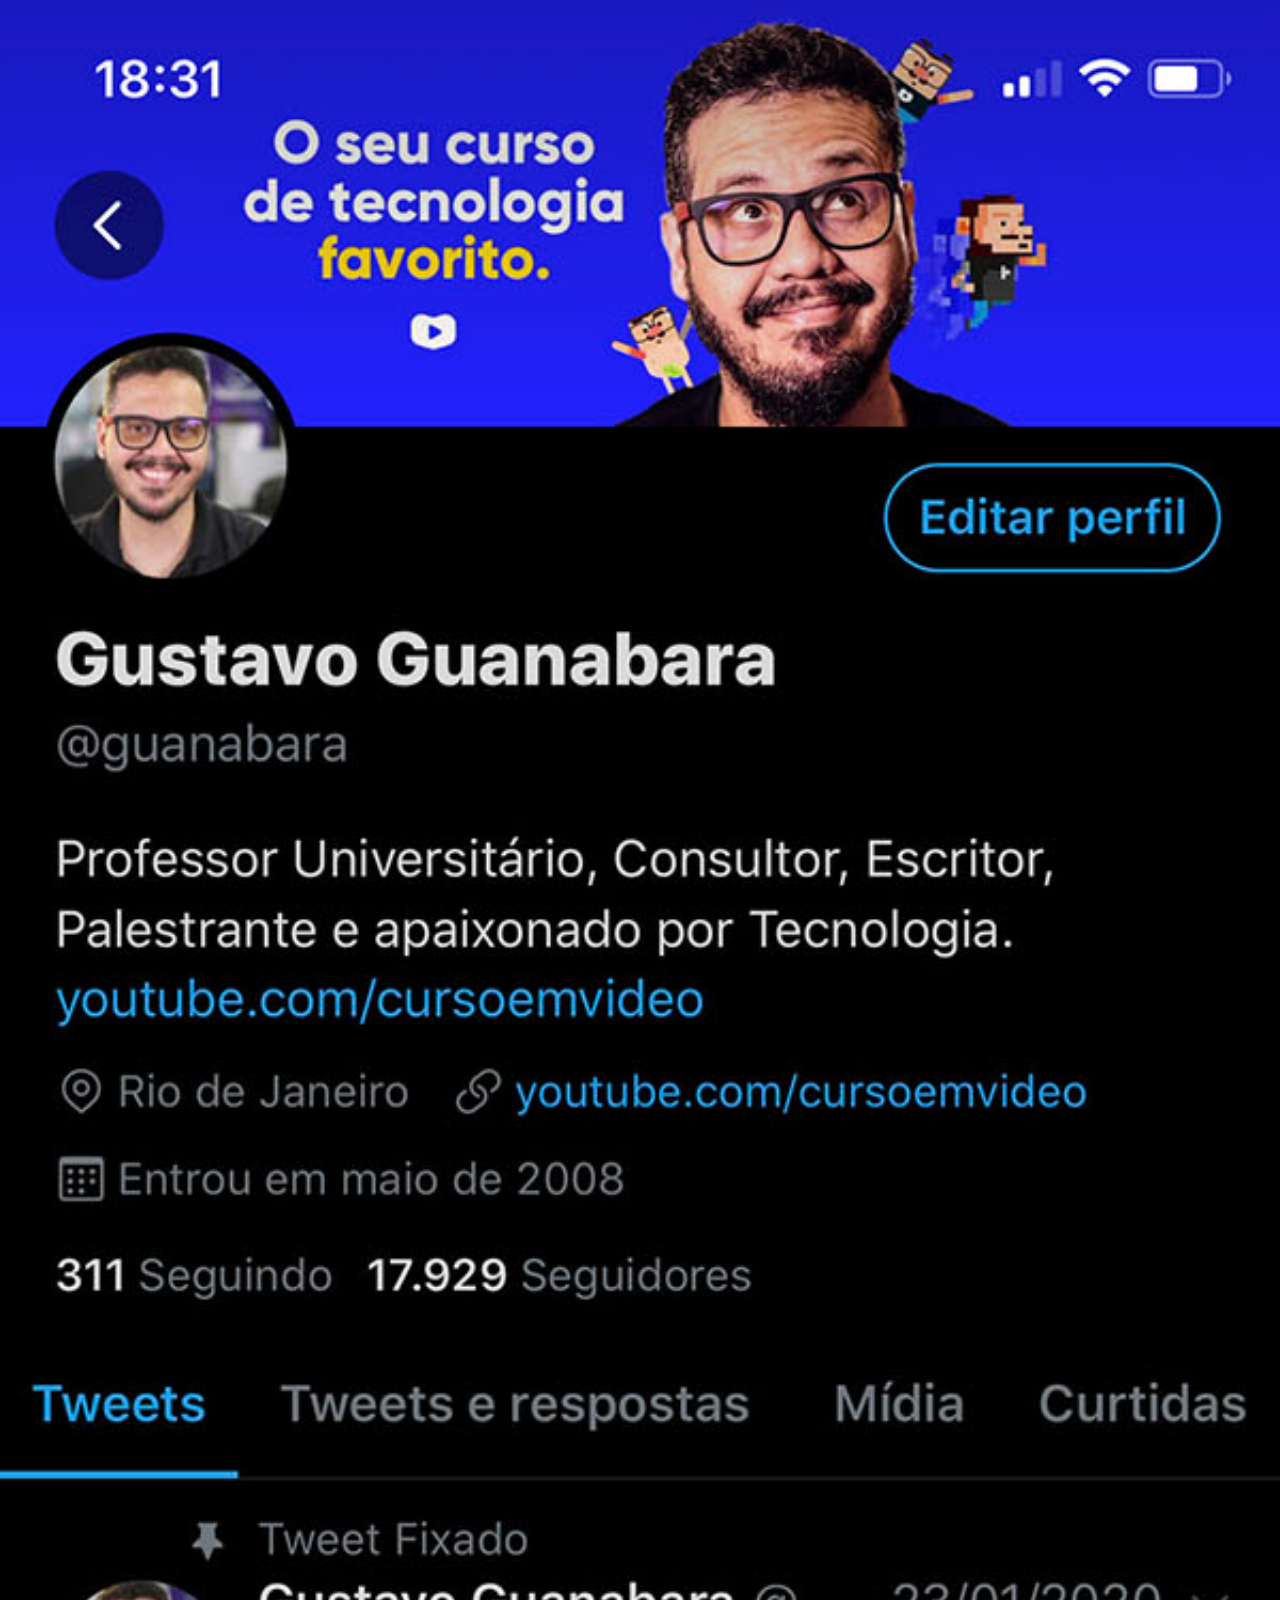
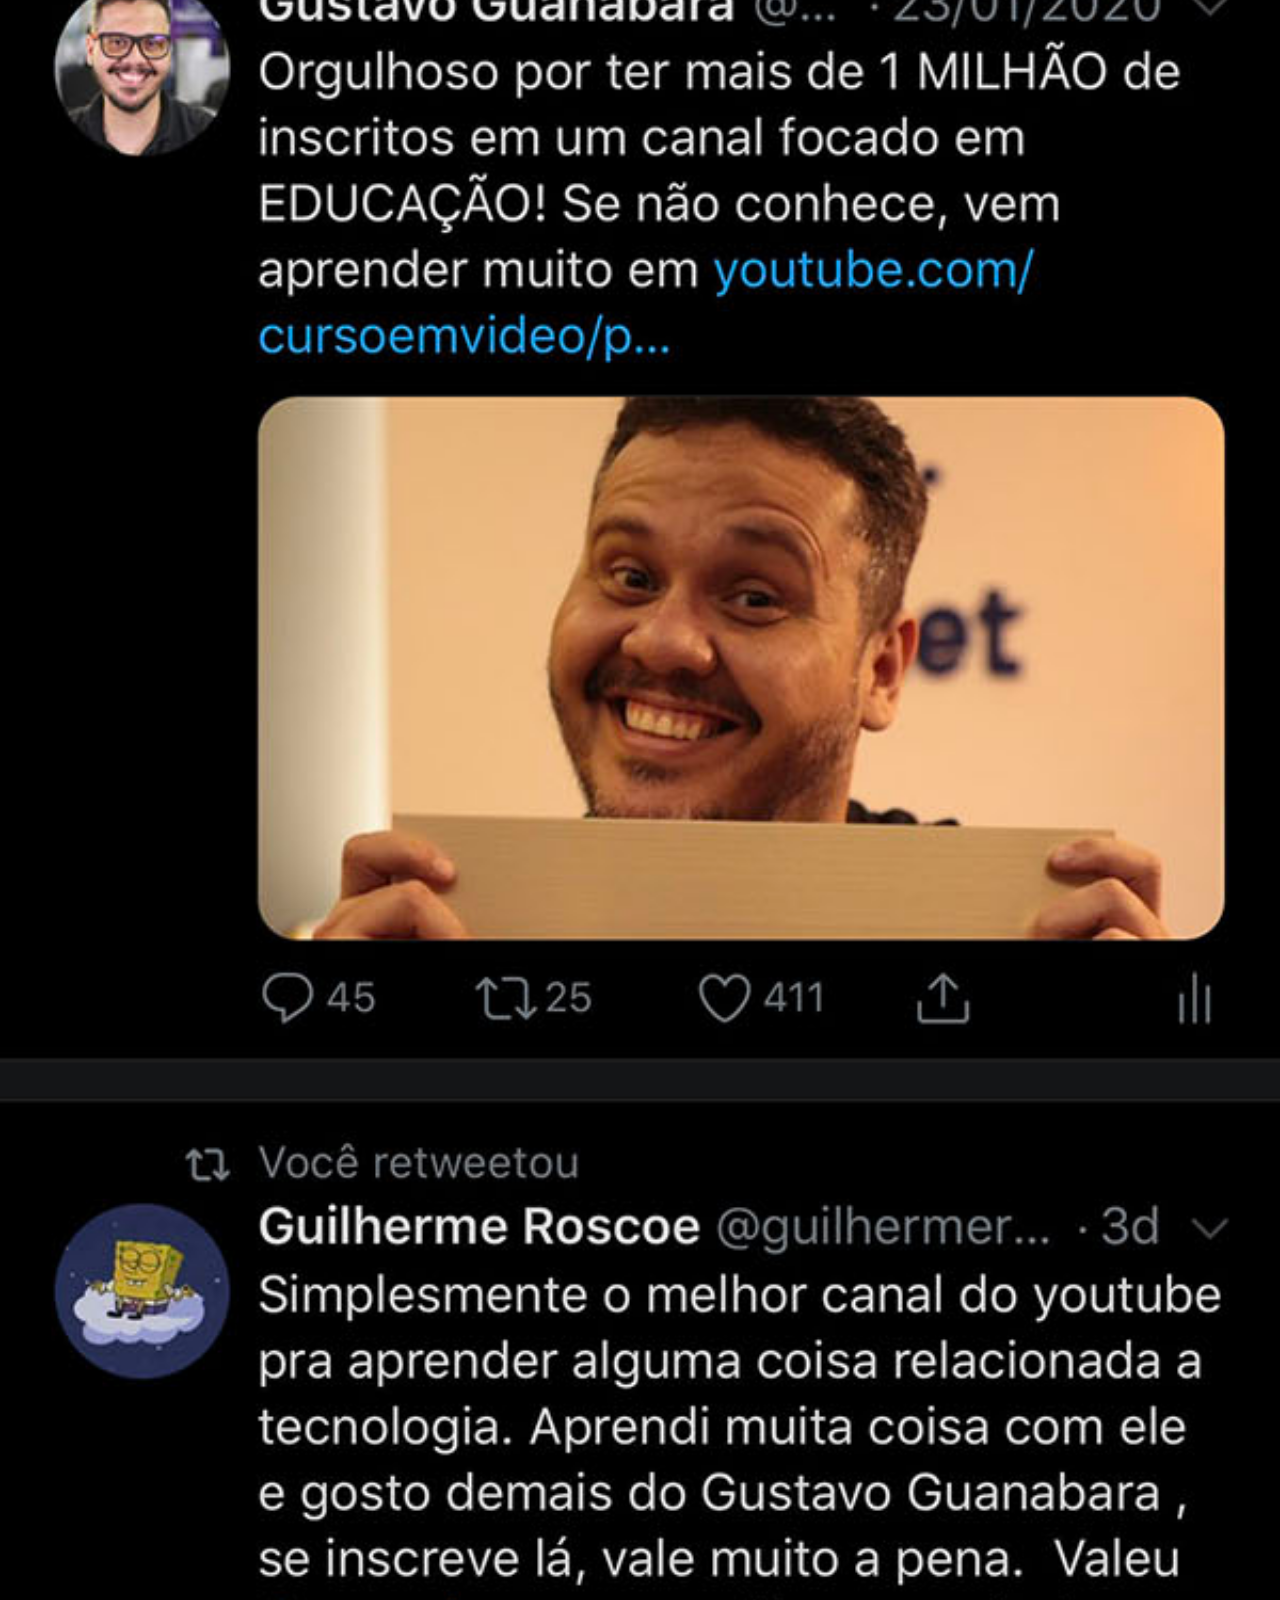
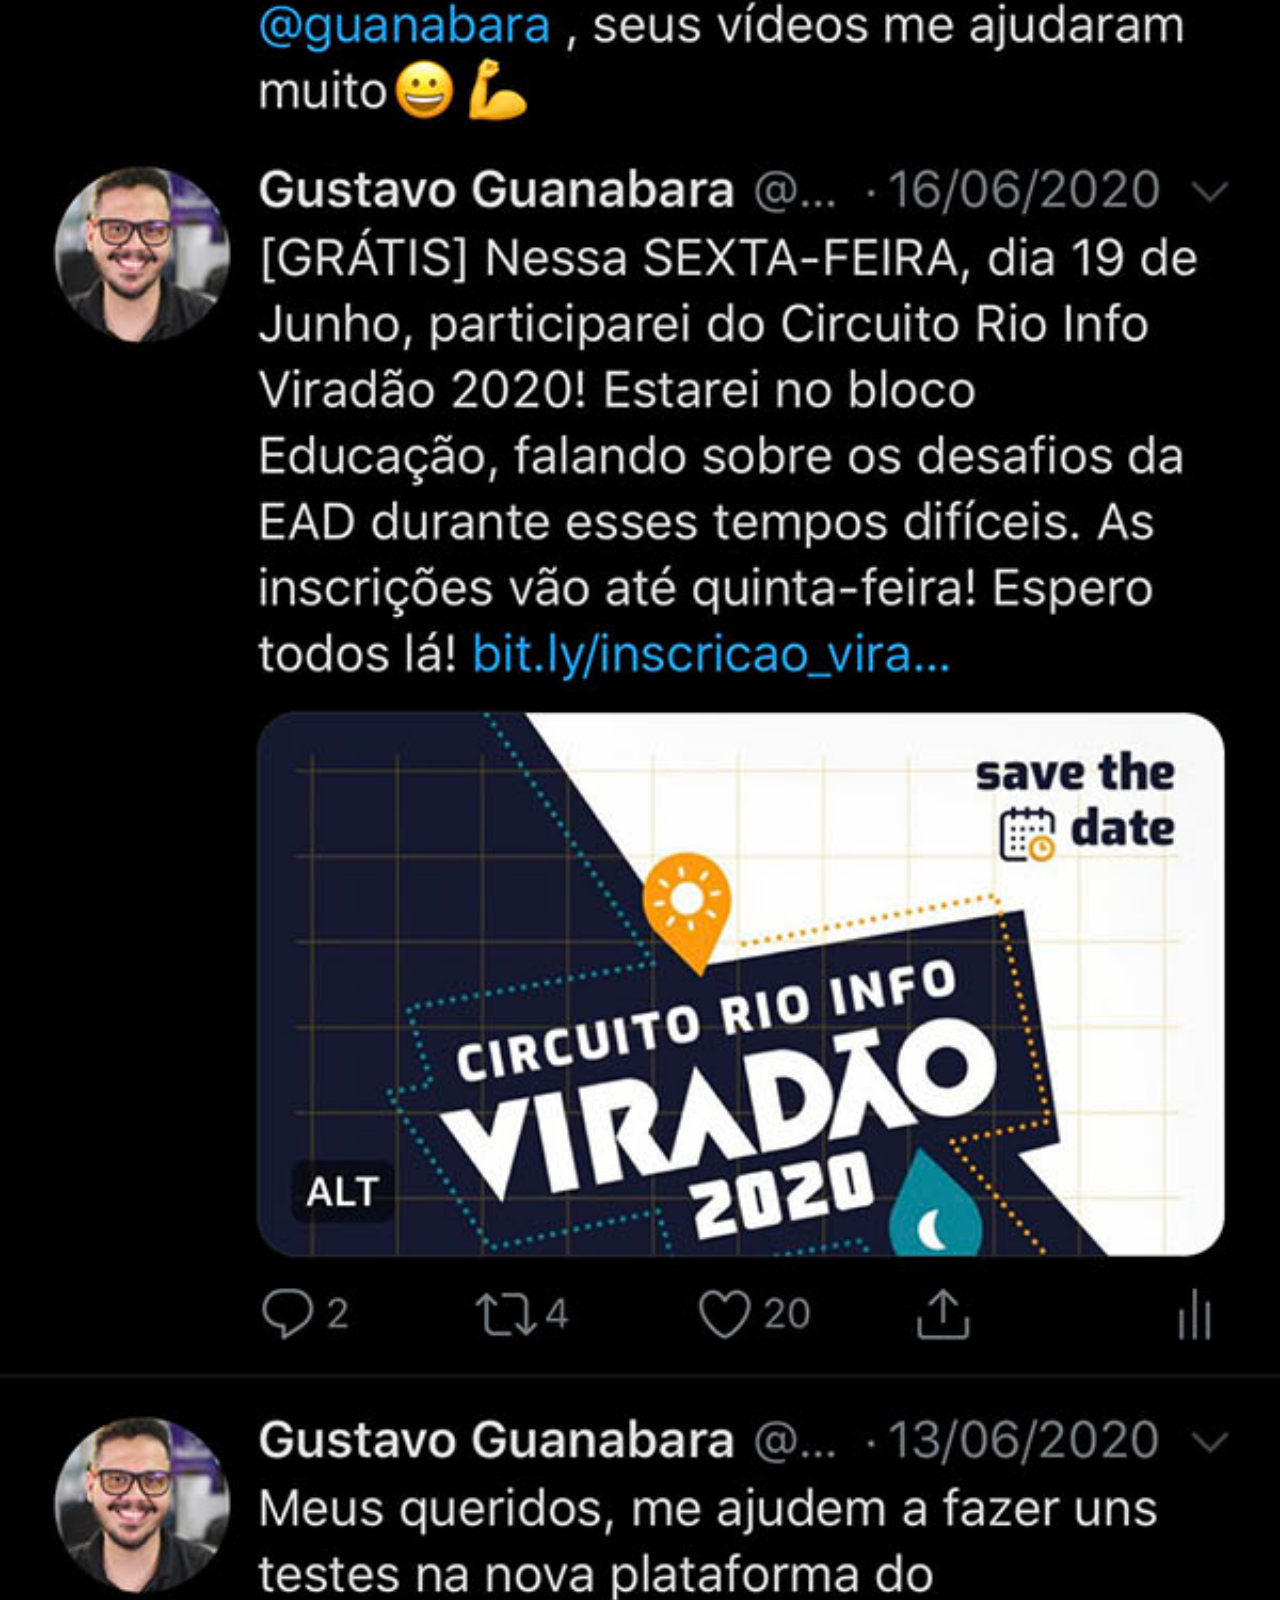
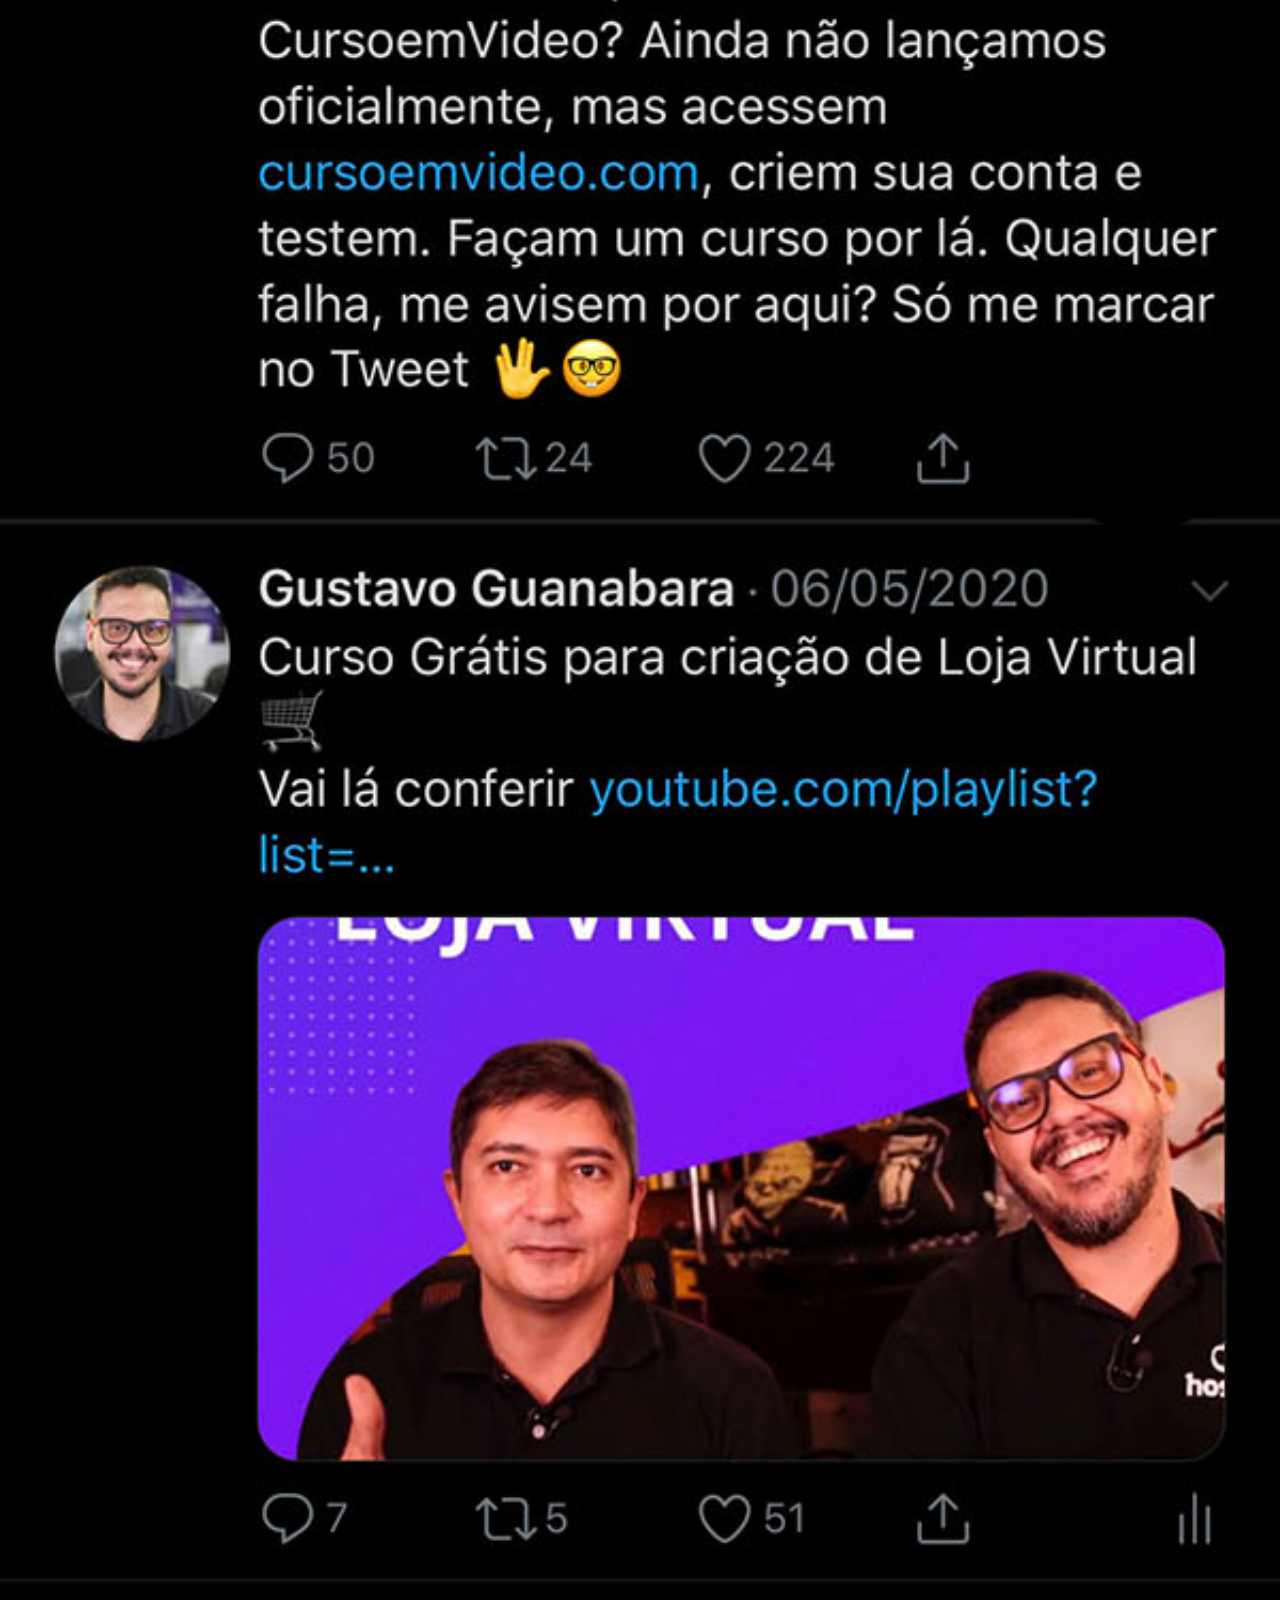
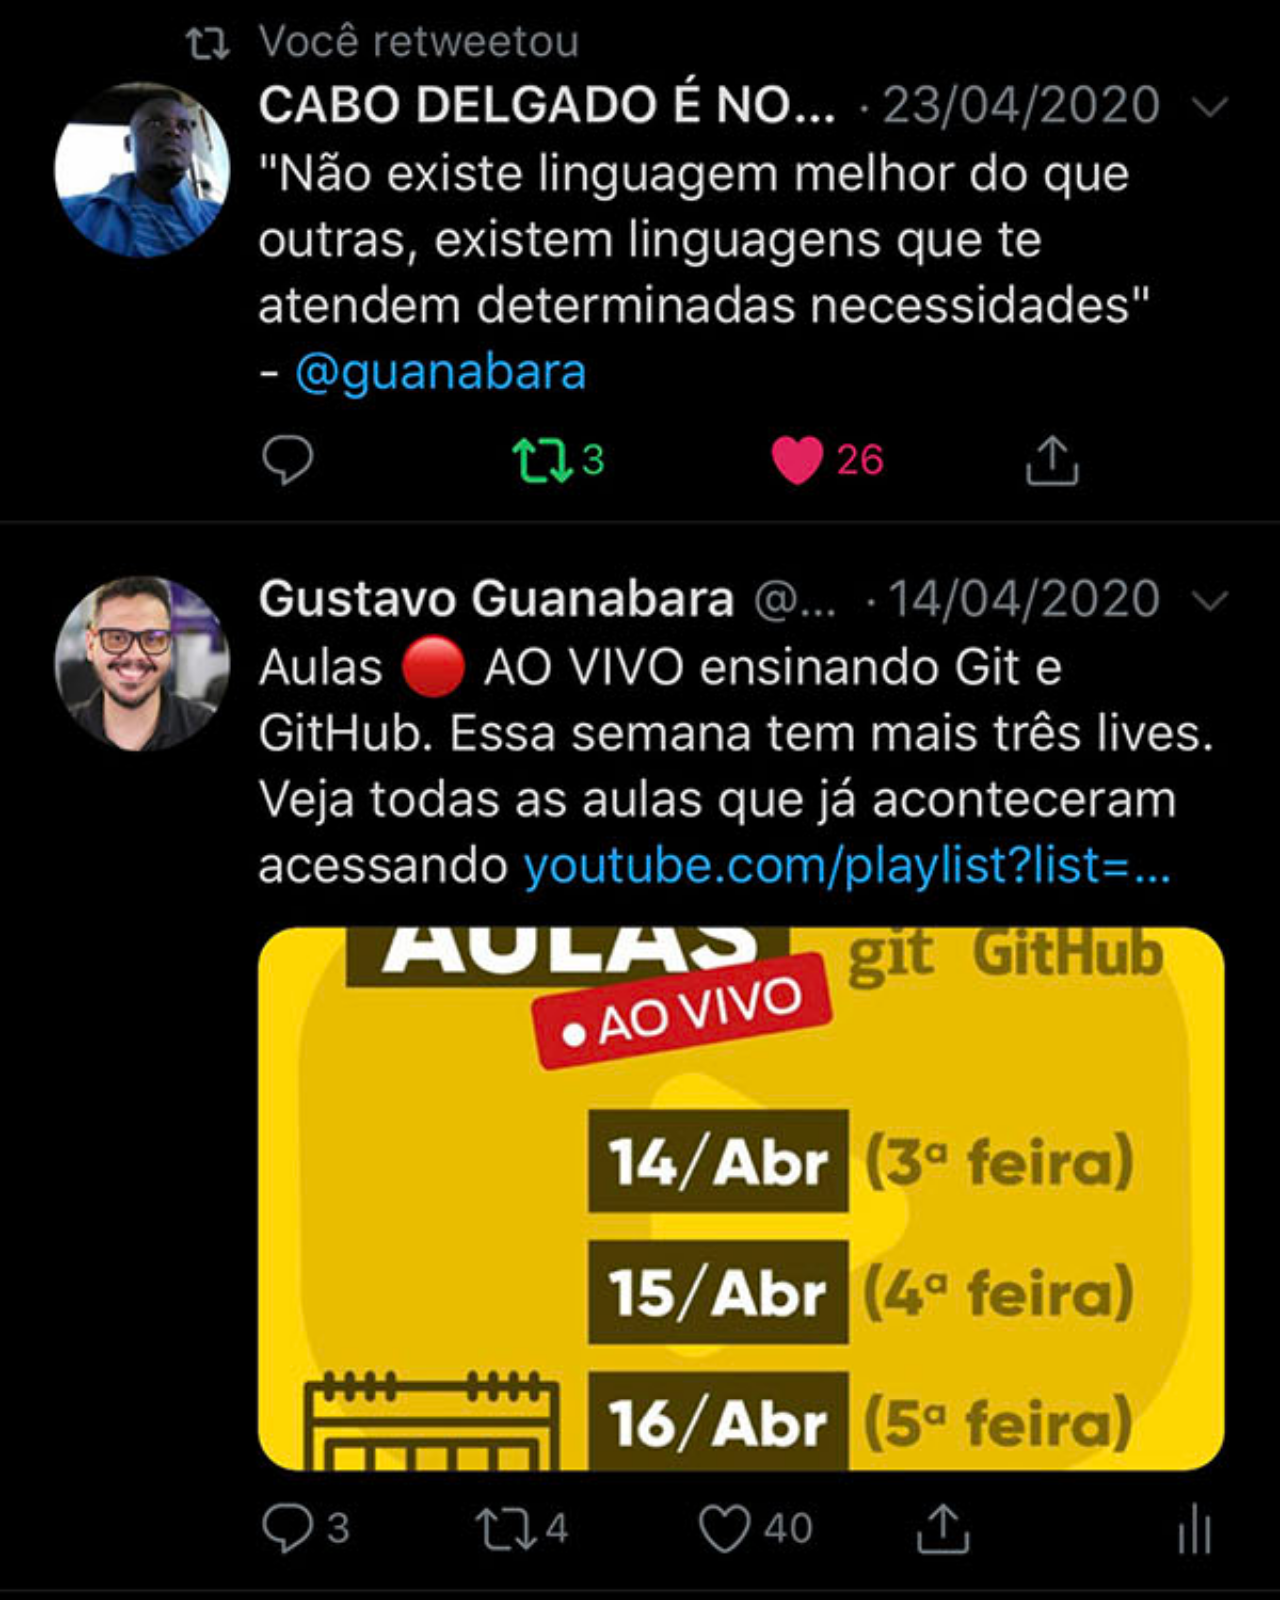
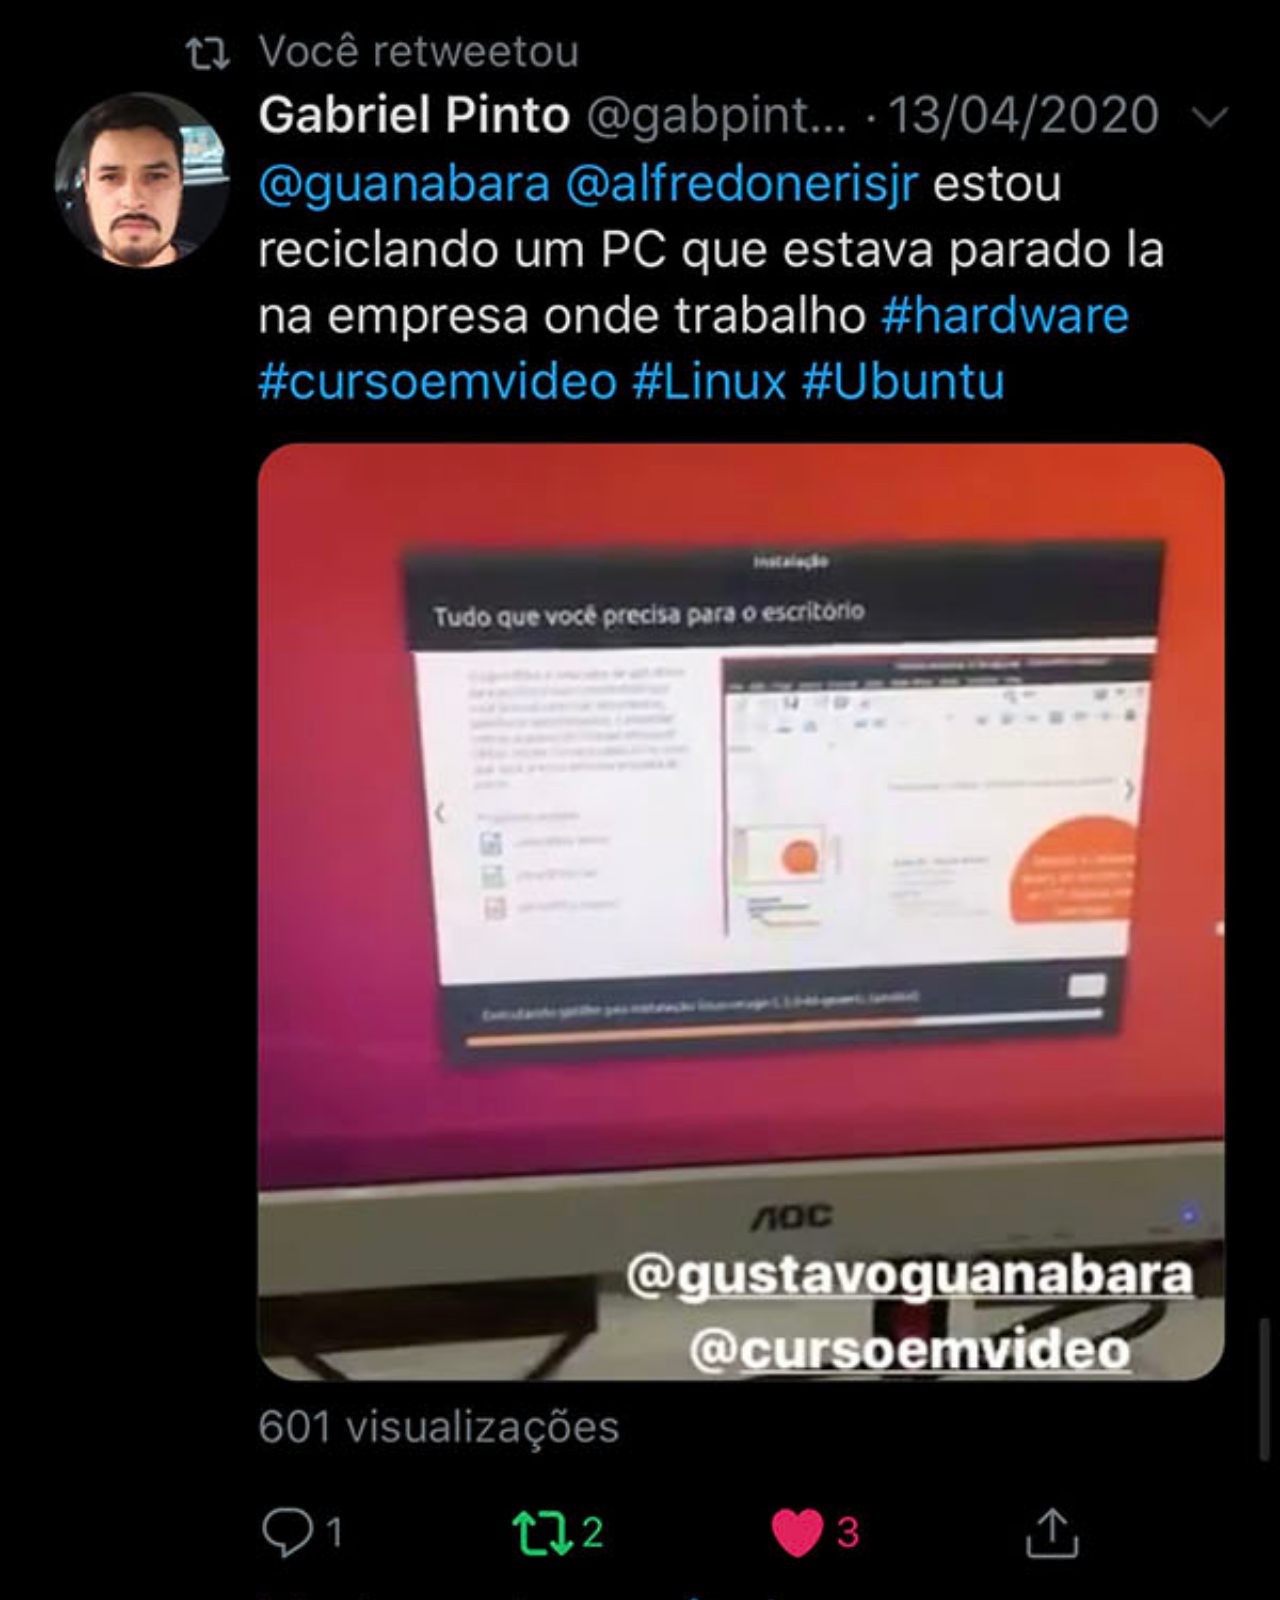
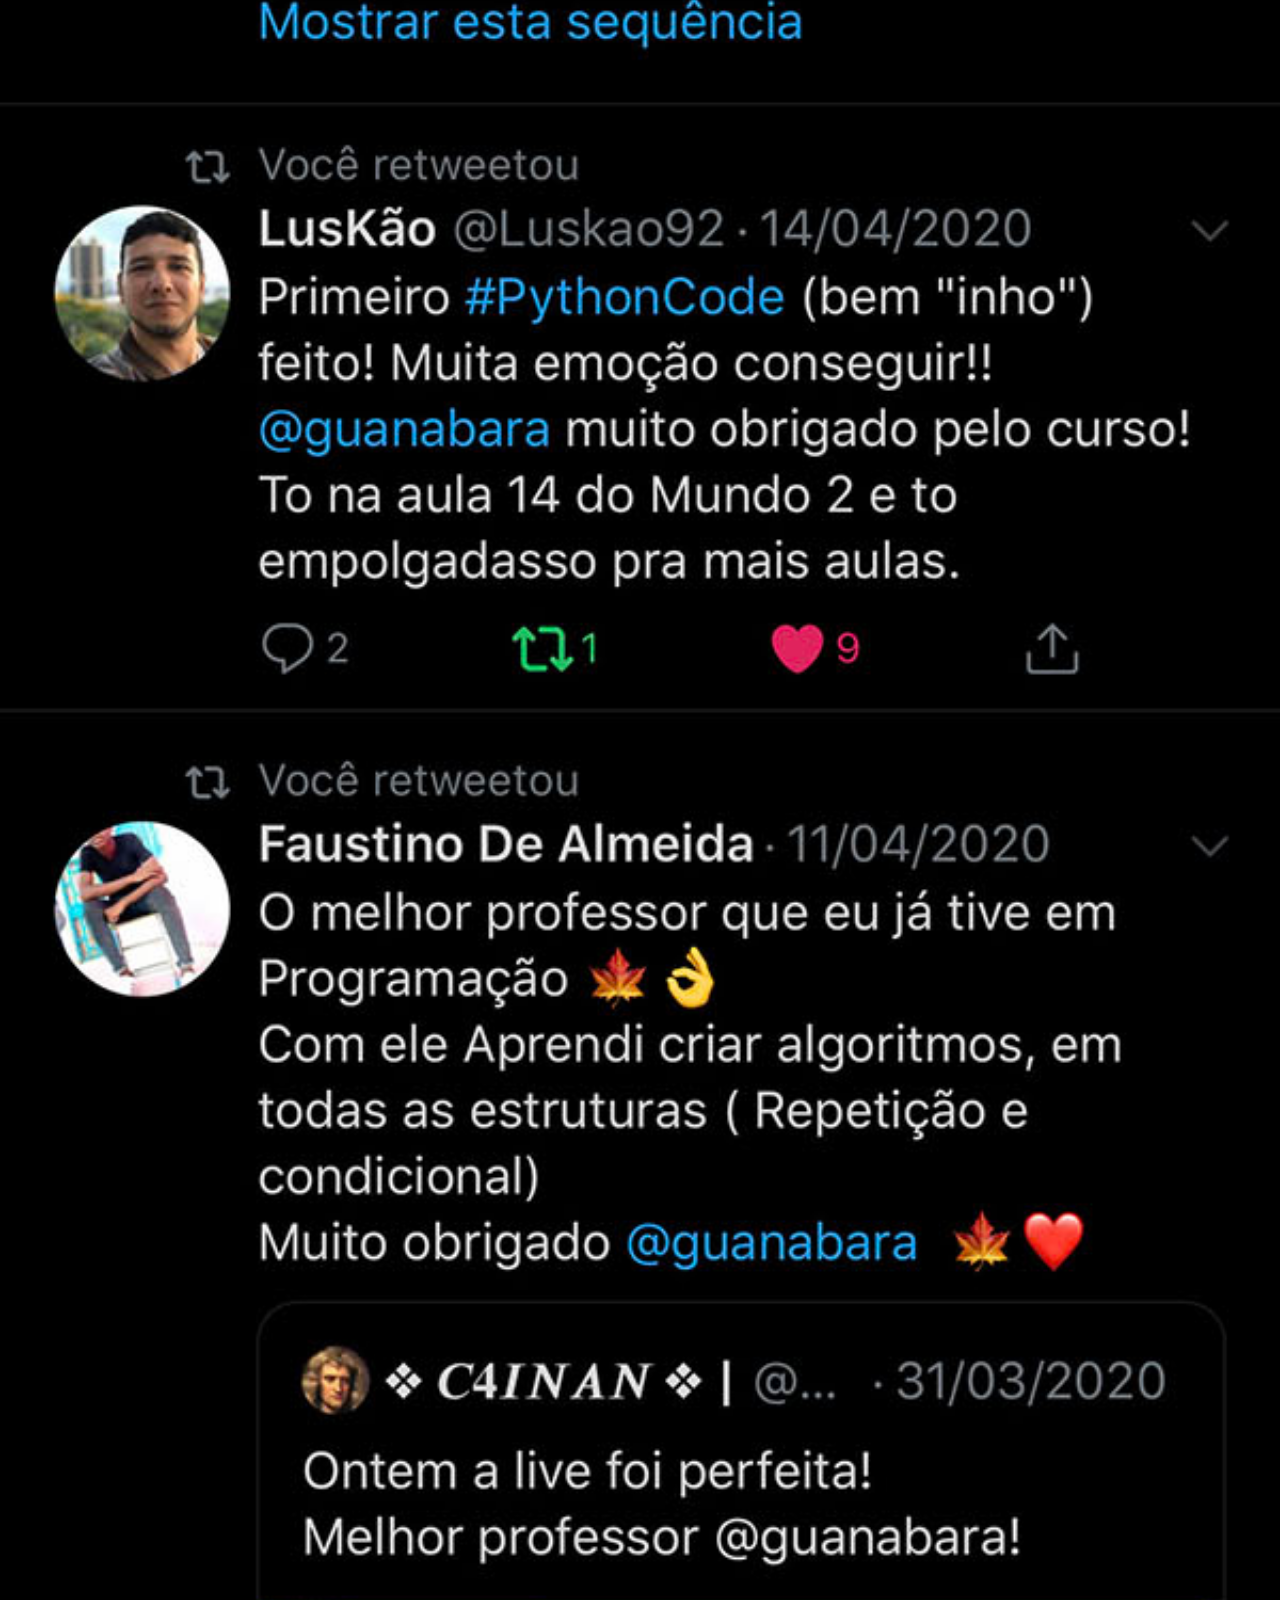
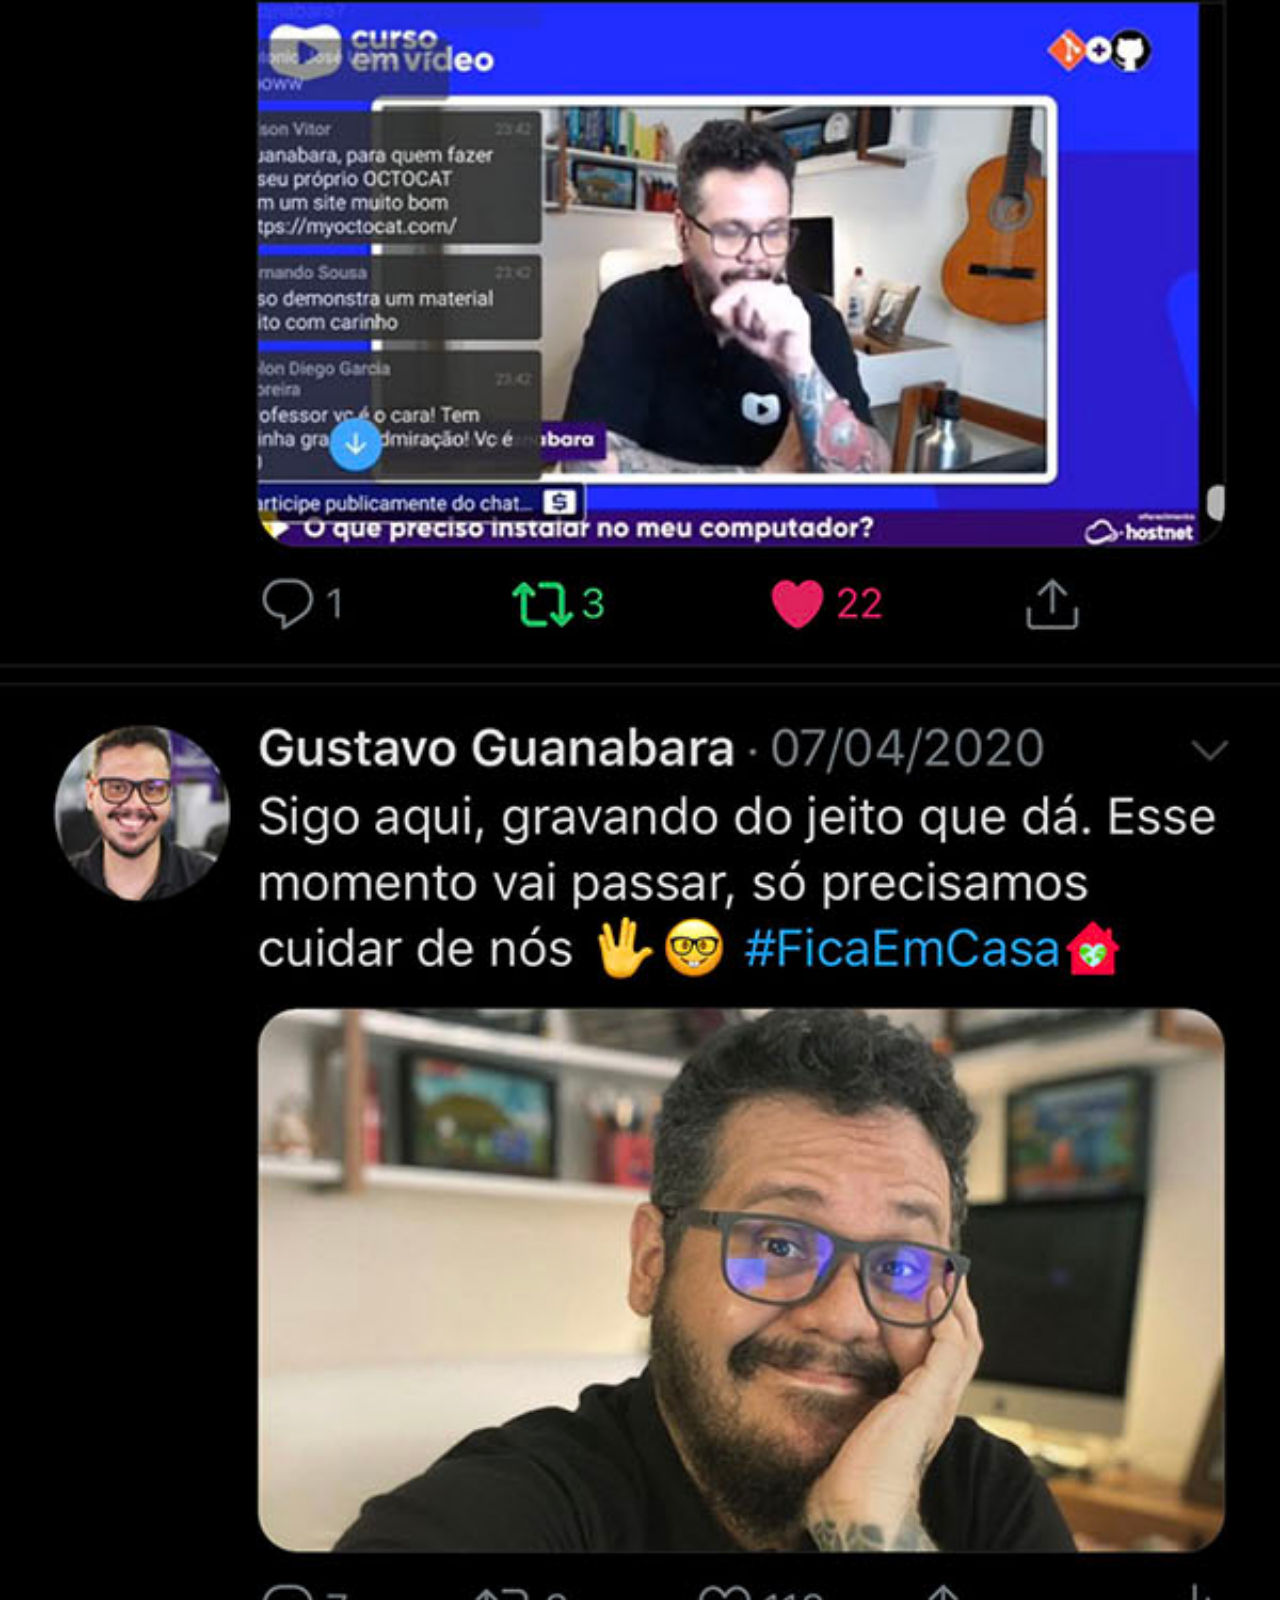
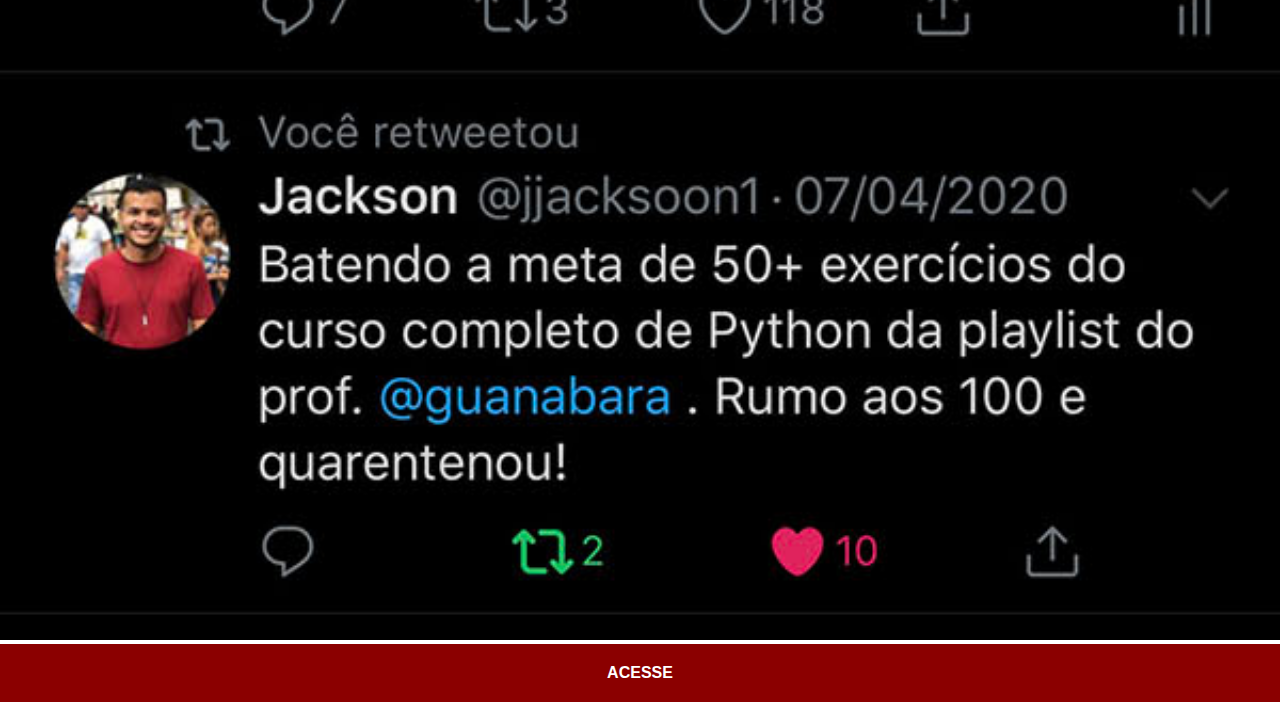
<file: twitter.html>
<!DOCTYPE html>
<html lang="pt-BR">
<head>
    <meta charset="UTF-8">
    <meta http-equiv="X-UA-Compatible" content="IE=edge">
    <meta name="viewport" content="width=device-width, initial-scale=1.0">
    <title>Twitter</title>
    <link rel="stylesheet" href="estilos/social.css">
</head>
<body>
    <img src="imagens/tela-twitter.jpg" alt="Twitter">
    <a href="https://twitter.com/guanabara" target="_blank">ACESSE</a>
</body>
</html>
</file>
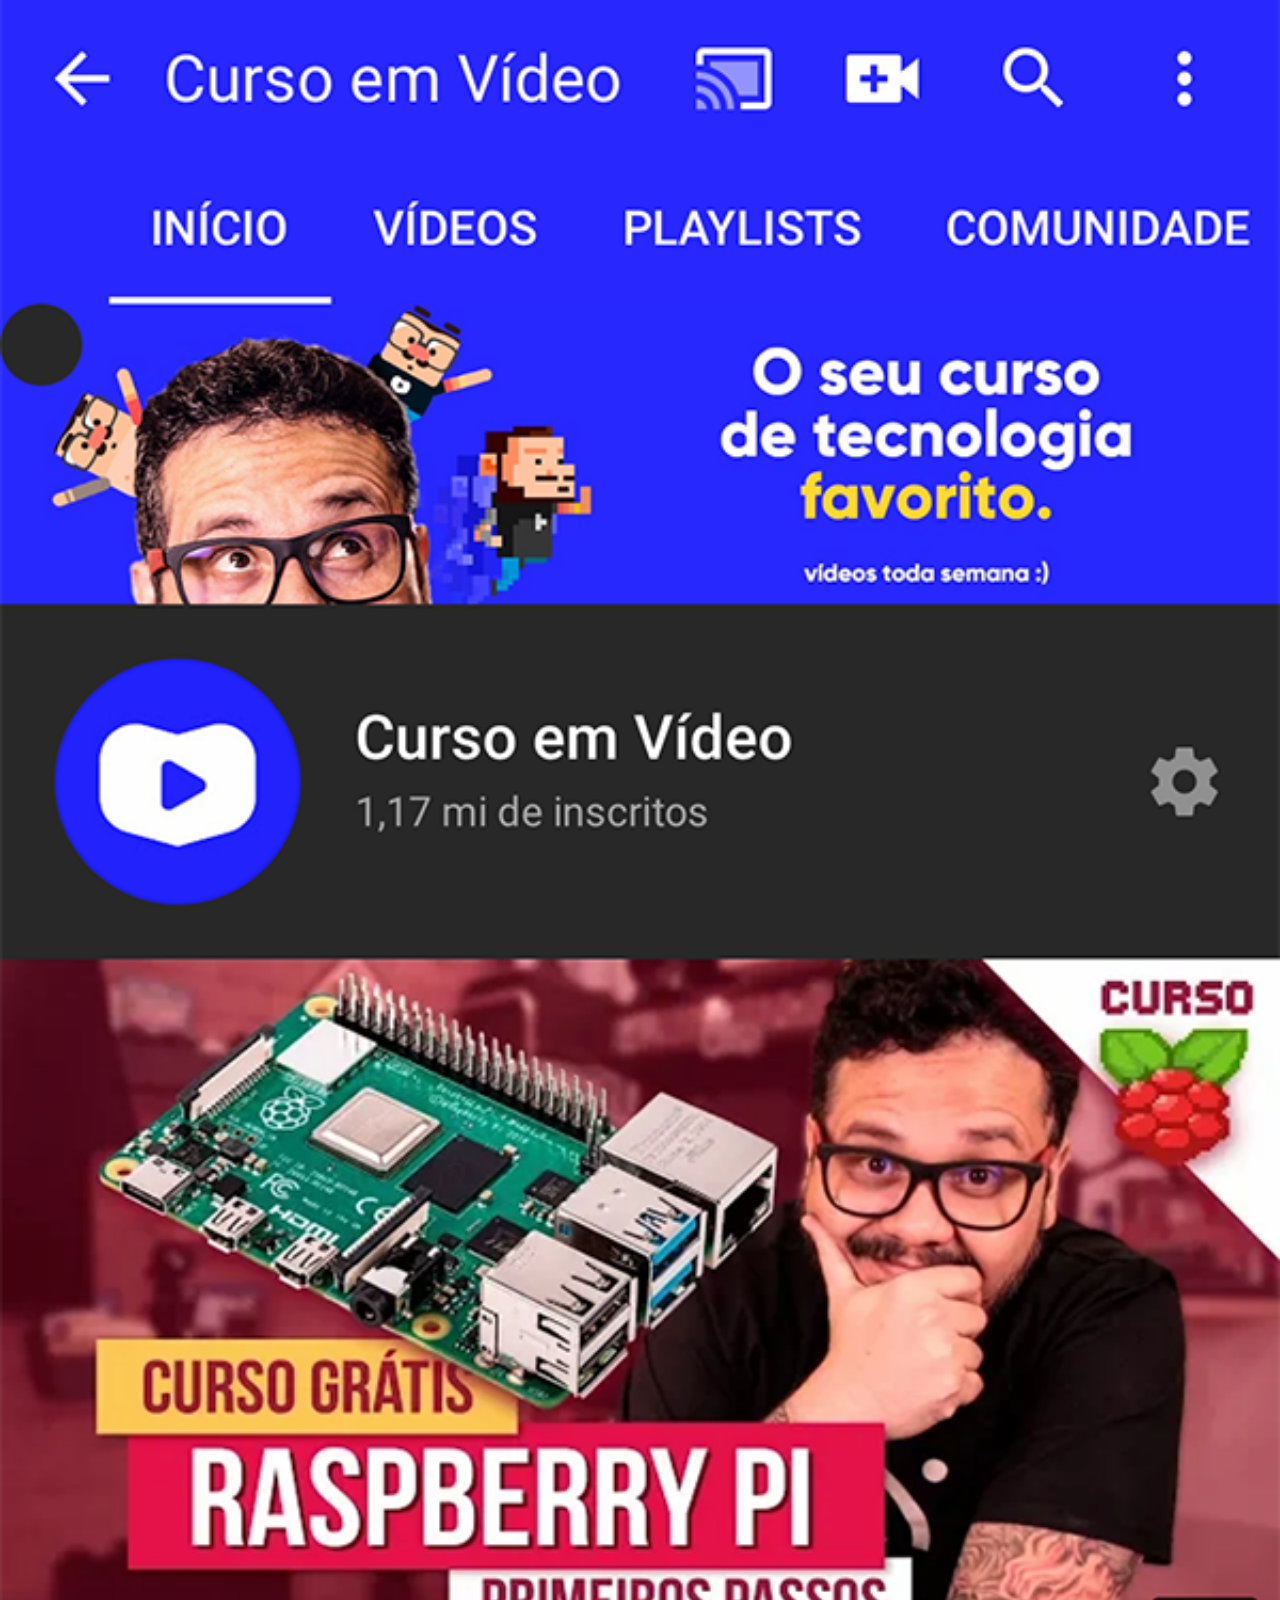
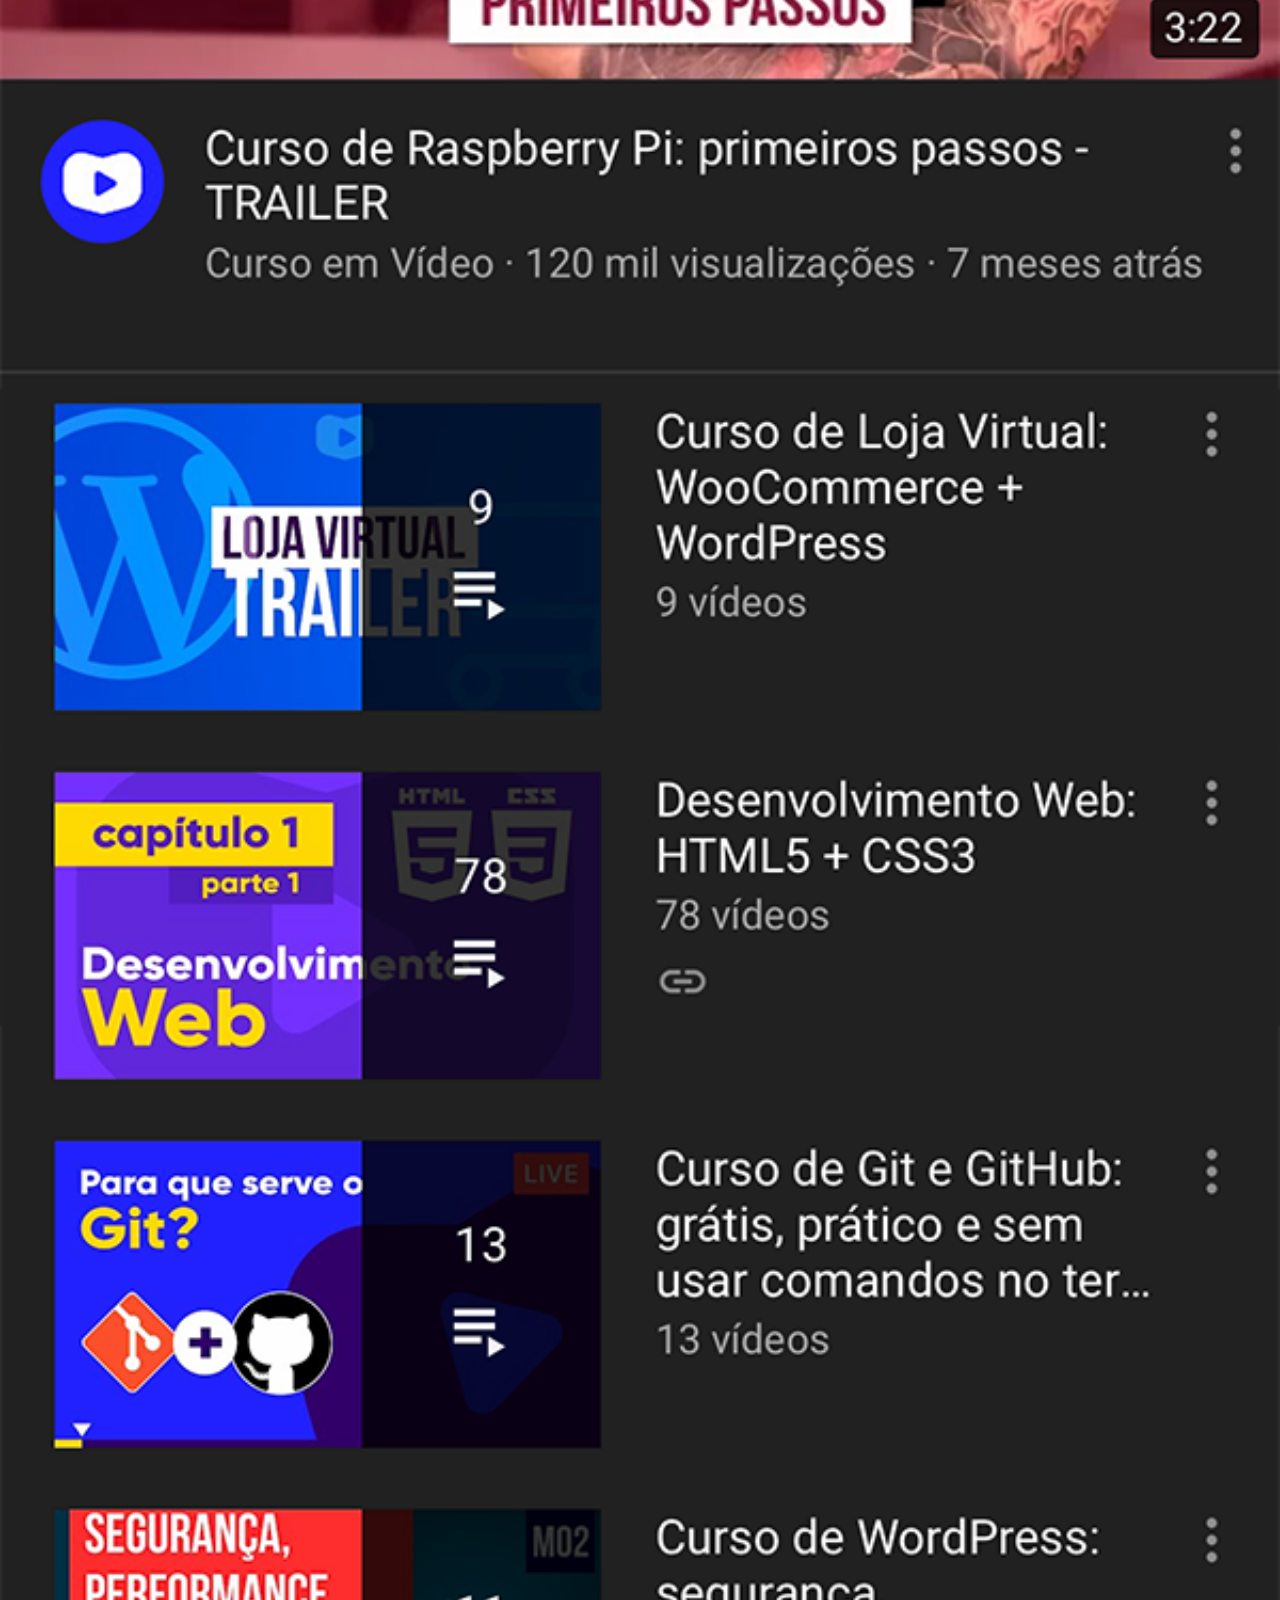
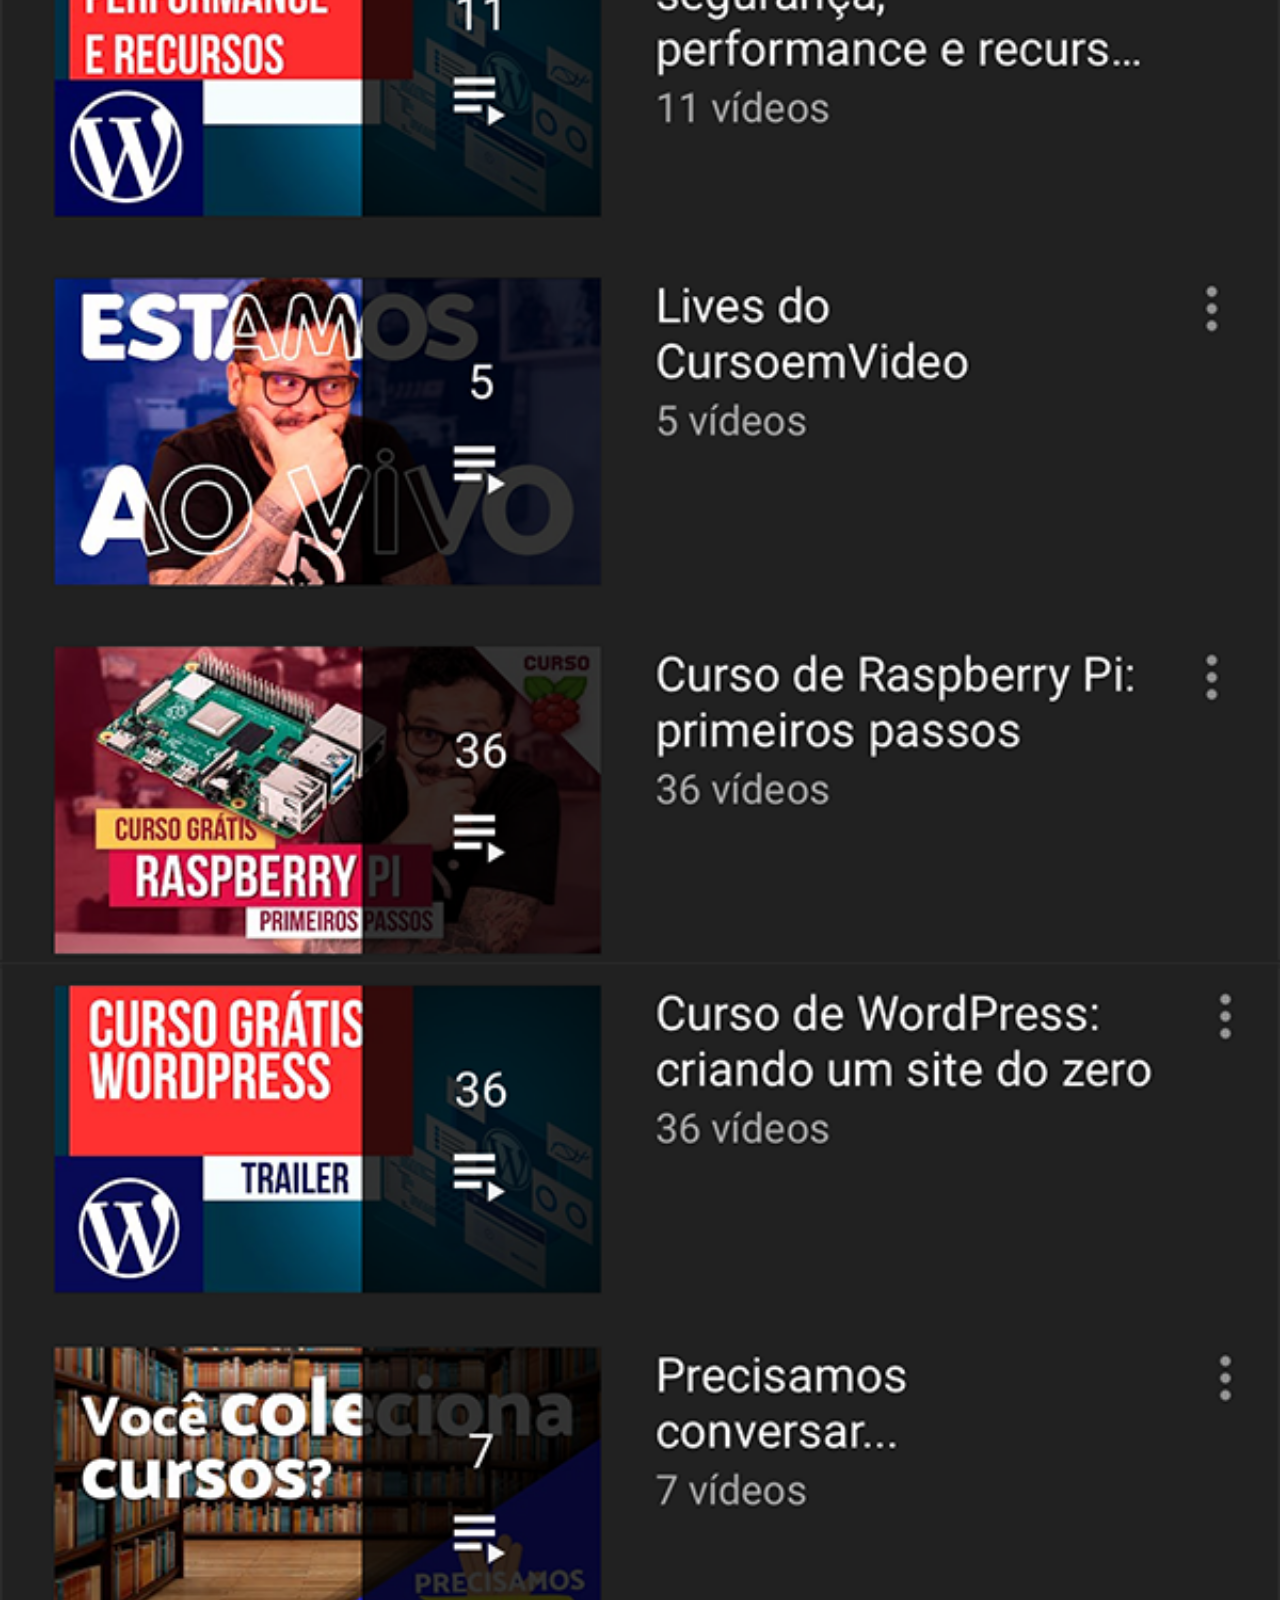
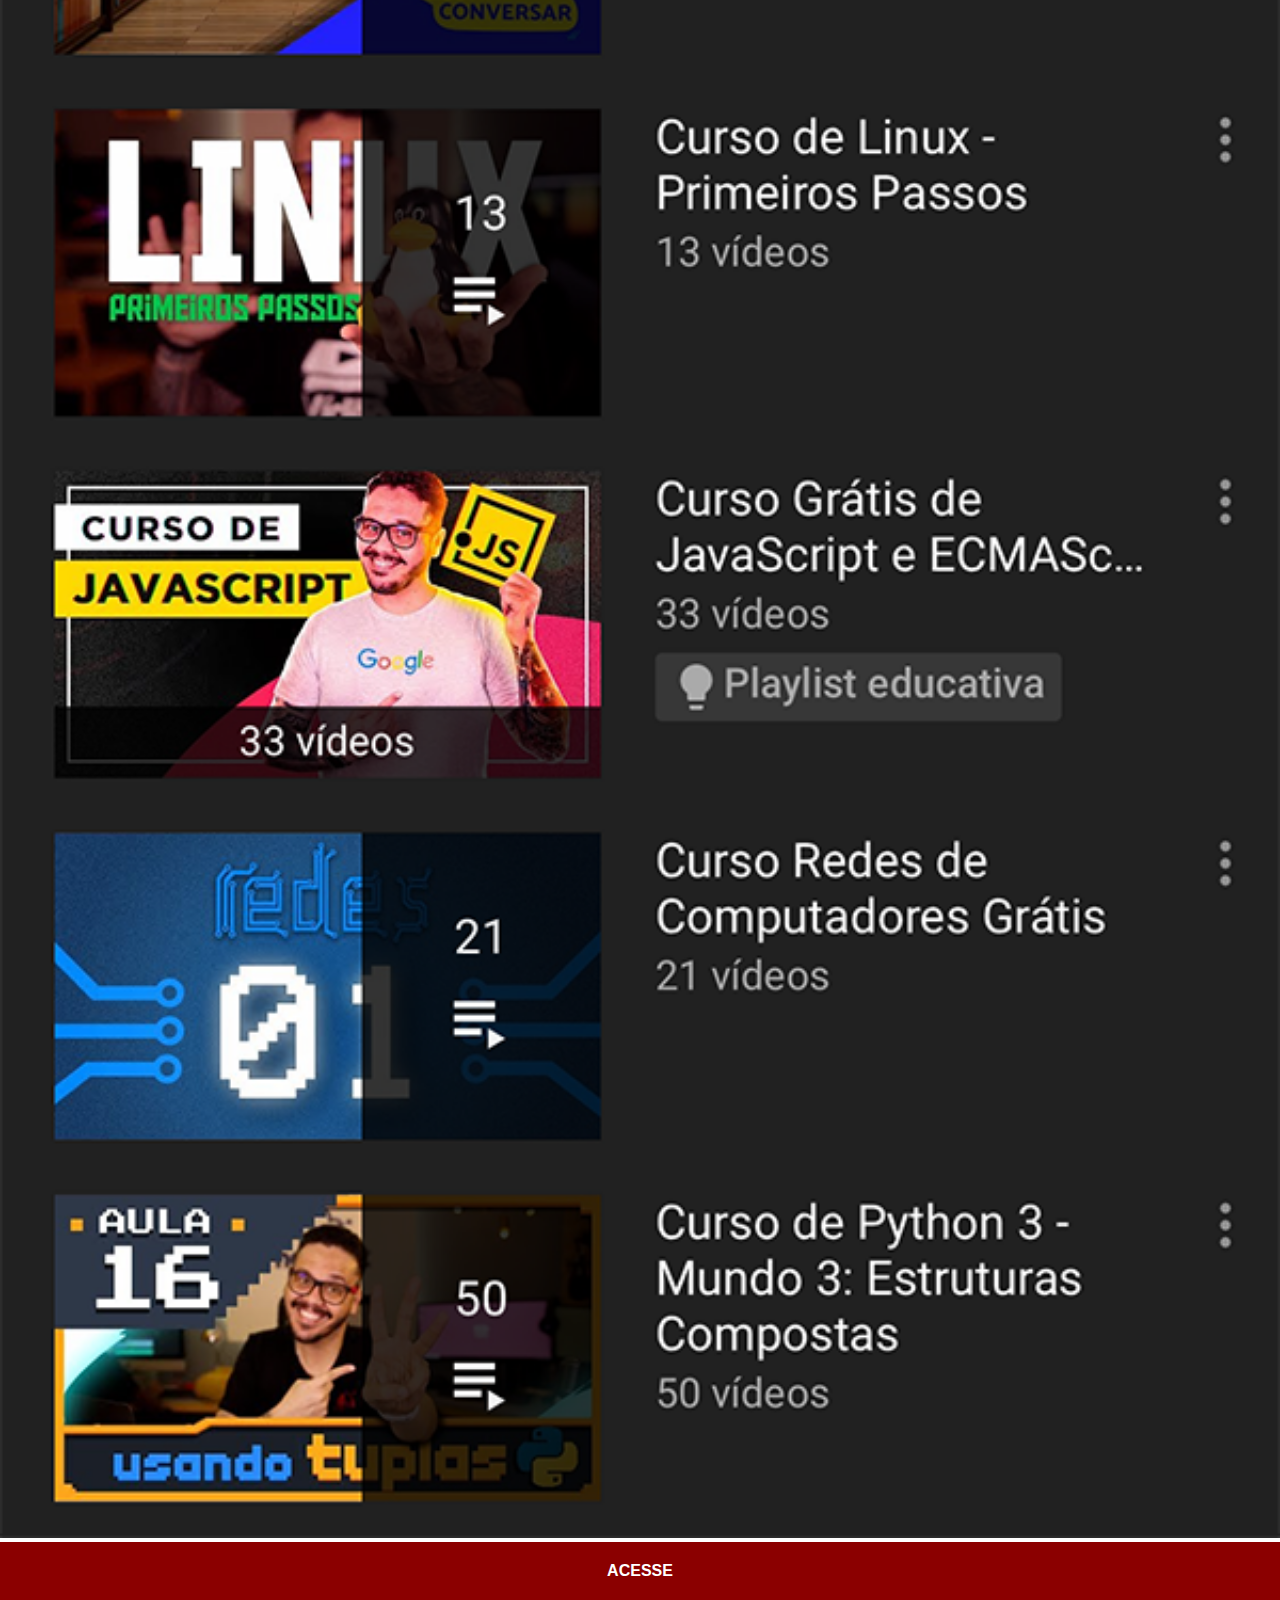
<file: youtube.html>
<!DOCTYPE html>
<html lang="pt-BR">
<head>
    <meta charset="UTF-8">
    <meta http-equiv="X-UA-Compatible" content="IE=edge">
    <meta name="viewport" content="width=device-width, initial-scale=1.0">
    <title>Youtube</title>
    <link rel="stylesheet" href="estilos/social.css">
</head>
<body>
    <img src="imagens/tela-youtube.png" alt="Youtube">
    <a href="https://www.youtube.com/c/CursoemV%C3%ADdeo" target="_blank">ACESSE</a>
</body>
</html>
</file>
<file: estilos/style.css>
@charset "UTF-8";

* {
    margin: 0px;
    padding: 0px;
}

html, body {
    height: 100vh;
    width: 100vw;
    background-color: black;
}

body {
    background: url(../imagens/fundo-madeira.jpg)no-repeat top center;
    background-size: cover;
    background-attachment: fixed;
}

main {
    height: 100vh;
    position: relative;
    
}

section#telefone {
    position: absolute;
    top: 50%;
    left: 50%;
    transform: translate(-50%, -50%);
    background-attachment: fixed;

    height: 620px;
    width: 309px;
    background-color: aqua;
    background:url(../imagens/frame-iphone.png) no-repeat;
}

iframe#tela {
    position: relative;
    top: 80px;
    left: 22px;
    width: 267px;
    height: 471px;
    background-attachment: fixed;
}

section#redes-sociais {
    text-align: right;
}


section#redes-sociais img {
    width: 50px;
    margin: 10px;
    border-radius: 50%;
    box-shadow: 2px 2px 5px rgba(0, 0, 0, 0.466);
    box-sizing: border-box;
}

section#redes-sociais img:hover {
    border: 2px solid rgba(255, 255, 255, 0.418);
    transform: translate(-2px, -2px);
    box-shadow: 5px 5px 10px rgba(0, 0, 0, 0.356);
    transition: transform 0.2s, border 1s;
}
</file>
<file: estilos/social.css>
*{
    margin: 0px;
    padding: 0px;
    font-family: Arial, Helvetica, sans-serif;
}

::-webkit-scrollbar {
    width: 0px;
    height: 0px;
}

img {
    width: 100vw;
}

a{
    display: block;
    background-color: darkred;
    color: white;
    padding: 20px;
    text-align: center;
    font-weight: bolder;
    text-decoration: none;
}

a:hover {
    background-color: red;
}
</file>
